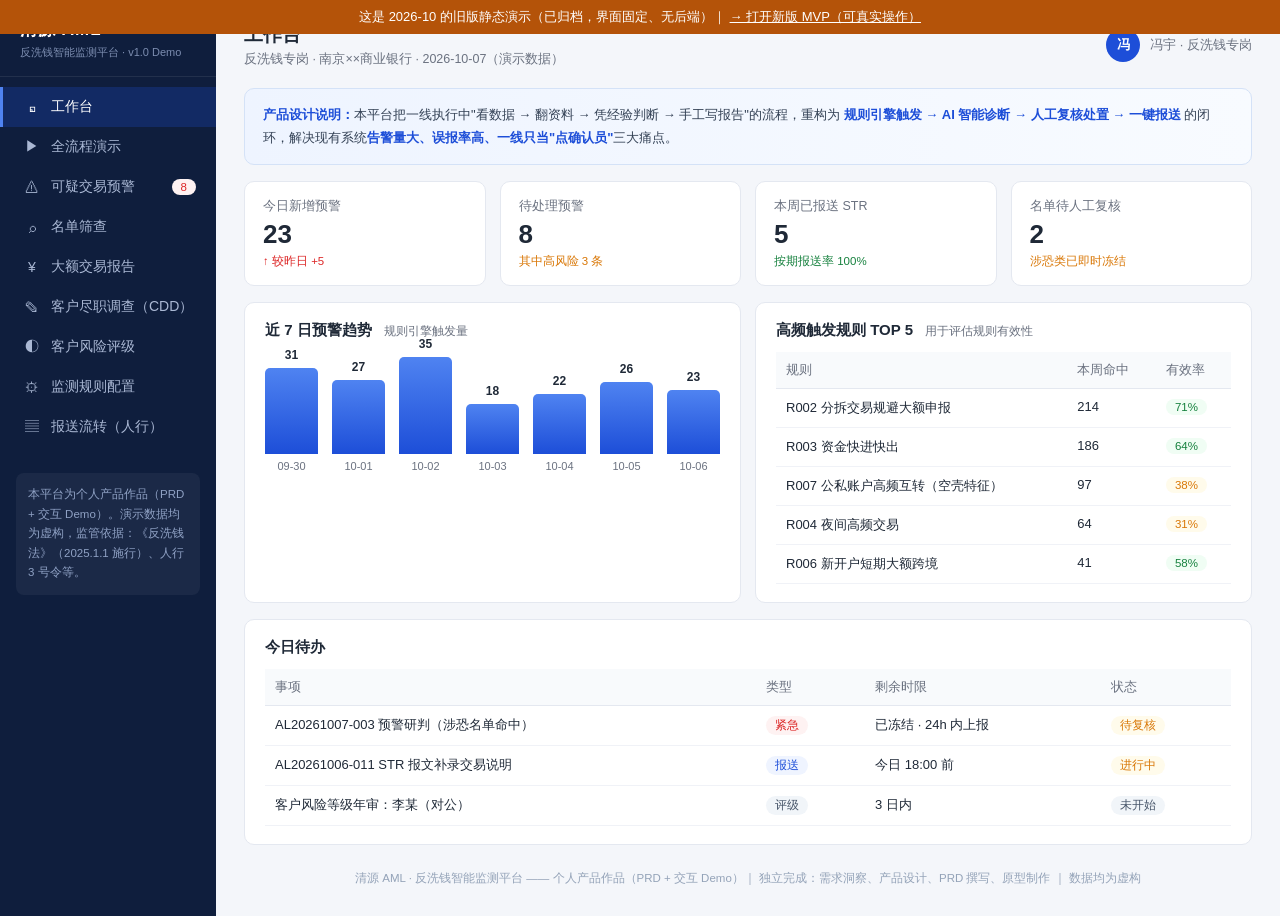
<file: frontend/legacy-demo.html>
<!DOCTYPE html>
<html lang="zh-CN">
<head>
<meta charset="UTF-8">
<meta name="viewport" content="width=device-width, initial-scale=1.0">
<title>清源 AML · 反洗钱智能监测平台（产品 Demo）</title>
<style>
  :root{
    --primary:#1d4ed8; --primary-bg:#eff4ff; --bg:#f4f6fa; --card:#ffffff;
    --border:#e4e8f0; --text:#1f2937; --muted:#6b7280;
    --red:#dc2626; --red-bg:#fef2f2; --amber:#d97706; --amber-bg:#fffbeb;
    --green:#15803d; --green-bg:#f0fdf4; --purple:#7c3aed; --purple-bg:#f5f3ff;
  }
  *{margin:0;padding:0;box-sizing:border-box;font-family:-apple-system,"PingFang SC","Microsoft YaHei",sans-serif;}
  body{background:var(--bg);color:var(--text);font-size:14px;}
  .layout{display:flex;min-height:100vh;}
  /* ===== 侧边栏 ===== */
  .sidebar{width:216px;background:#0f1e3d;color:#cbd5e1;padding:18px 0;flex-shrink:0;}
  .logo{padding:0 20px 16px;border-bottom:1px solid rgba(255,255,255,.08);}
  .logo b{color:#fff;font-size:17px;letter-spacing:1px;}
  .logo span{display:block;font-size:11px;color:#7c8db0;margin-top:4px;}
  .nav{margin-top:10px;}
  .nav a{display:flex;align-items:center;gap:10px;padding:11px 20px;color:#aab8d4;text-decoration:none;font-size:14px;cursor:pointer;border-left:3px solid transparent;}
  .nav a:hover{background:rgba(255,255,255,.05);color:#fff;}
  .nav a.active{background:rgba(29,78,216,.25);color:#fff;border-left-color:#4f83f1;}
  .nav a .ico{width:18px;text-align:center;}
  .side-note{margin:26px 16px 0;padding:12px;border-radius:8px;background:rgba(255,255,255,.05);font-size:11.5px;line-height:1.7;color:#8fa1c4;}
  /* ===== 主区域 ===== */
  .main{flex:1;padding:22px 28px;max-width:1080px;}
  .topbar{display:flex;justify-content:space-between;align-items:center;margin-bottom:20px;}
  .topbar h1{font-size:19px;}
  .topbar .sub{color:var(--muted);font-size:12.5px;margin-top:3px;}
  .user-chip{display:flex;align-items:center;gap:10px;font-size:13px;color:var(--muted);}
  .avatar{width:34px;height:34px;border-radius:50%;background:var(--primary);color:#fff;display:flex;align-items:center;justify-content:center;font-weight:600;}
  .page{display:none;}
  .page.active{display:block;animation:fade .25s ease;}
  @keyframes fade{from{opacity:0;transform:translateY(6px);}to{opacity:1;transform:none;}}
  .card{background:var(--card);border:1px solid var(--border);border-radius:10px;padding:18px 20px;margin-bottom:16px;}
  .card h3{font-size:15px;margin-bottom:12px;}
  .card h3 small{font-weight:400;color:var(--muted);margin-left:8px;font-size:12px;}
  /* 统计卡 */
  .stats{display:grid;grid-template-columns:repeat(4,1fr);gap:14px;margin-bottom:16px;}
  .stat{background:var(--card);border:1px solid var(--border);border-radius:10px;padding:16px 18px;}
  .stat .num{font-size:26px;font-weight:700;margin:4px 0;}
  .stat .lbl{color:var(--muted);font-size:12.5px;}
  .stat .trend{font-size:11.5px;}
  .tred{color:var(--red);} .tgreen{color:var(--green);} .tamber{color:var(--amber);}
  /* 表格 */
  table{width:100%;border-collapse:collapse;font-size:13px;}
  th{background:#f8fafc;color:var(--muted);text-align:left;padding:9px 10px;font-weight:500;border-bottom:1px solid var(--border);white-space:nowrap;}
  td{padding:10px;border-bottom:1px solid #f0f2f7;vertical-align:top;}
  tr.clickable:hover{background:var(--primary-bg);cursor:pointer;}
  /* 标签 */
  .tag{display:inline-block;padding:2px 9px;border-radius:20px;font-size:11.5px;white-space:nowrap;}
  .tag.red{background:var(--red-bg);color:var(--red);}
  .tag.amber{background:var(--amber-bg);color:var(--amber);}
  .tag.green{background:var(--green-bg);color:var(--green);}
  .tag.blue{background:var(--primary-bg);color:var(--primary);}
  .tag.purple{background:var(--purple-bg);color:var(--purple);}
  .tag.gray{background:#f1f5f9;color:#475569;}
  /* 进度条形图 */
  .bars{display:flex;align-items:flex-end;gap:14px;height:120px;padding-top:8px;}
  .bar-w{flex:1;display:flex;flex-direction:column;align-items:center;gap:6px;}
  .bar{width:100%;border-radius:5px 5px 0 0;background:linear-gradient(180deg,#4f83f1,#1d4ed8);}
  .bar-w span{font-size:11px;color:var(--muted);}
  .bar-w .v{font-size:12px;font-weight:600;color:var(--text);}
  /* AI 诊断 */
  .ai-box{border:1px solid #c7d2fe;background:linear-gradient(180deg,#f5f7ff,#eef2ff);border-radius:10px;padding:16px 18px;}
  .ai-head{display:flex;align-items:center;gap:9px;margin-bottom:10px;}
  .ai-badge{background:var(--purple);color:#fff;font-size:11.5px;padding:3px 10px;border-radius:20px;font-weight:600;}
  .ai-head small{color:var(--muted);}
  .ai-box p{font-size:13px;line-height:1.85;margin-bottom:8px;}
  .ai-box .sec{font-weight:600;color:var(--purple);margin-top:12px;font-size:13px;}
  .confidence{display:flex;align-items:center;gap:8px;font-size:12px;color:var(--muted);}
  .conf-track{width:120px;height:6px;border-radius:4px;background:#e2e8f0;overflow:hidden;}
  .conf-fill{height:100%;border-radius:4px;background:linear-gradient(90deg,#8b5cf6,#6d28d9);}
  /* 按钮 */
  .btn{display:inline-block;border:none;border-radius:7px;padding:8px 18px;font-size:13px;cursor:pointer;margin-right:10px;}
  .btn.primary{background:var(--primary);color:#fff;}
  .btn.primary:hover{background:#1a3fb0;}
  .btn.ghost{background:#fff;border:1px solid var(--border);color:var(--text);}
  .btn.ghost:hover{background:#f8fafc;}
  .btn.small{padding:5px 12px;font-size:12px;margin:0;}
  /* 详情页 */
  .detail-header{display:flex;align-items:center;gap:14px;margin-bottom:16px;}
  .detail-header h2{font-size:17px;}
  .grid2{display:grid;grid-template-columns:1fr 1fr;gap:14px;}
  .kv{display:grid;grid-template-columns:110px 1fr;row-gap:7px;font-size:13px;}
  .kv dt{color:var(--muted);} .kv dd{margin:0;}
  /* 时间线 */
  .tl{list-style:none;}
  .tl li{position:relative;padding:0 0 16px 22px;border-left:2px solid #dbe3ef;margin-left:6px;}
  .tl li:last-child{border-left-color:transparent;padding-bottom:0;}
  .tl li::before{content:"";position:absolute;left:-6px;top:4px;width:10px;height:10px;border-radius:50%;background:#4f83f1;border:2px solid #fff;box-shadow:0 0 0 1px #dbe3ef;}
  .tl li.hot::before{background:var(--red);}
  .tl .t{font-size:12px;color:var(--muted);}
  .tl .d{font-size:13px;margin-top:2px;}
  /* 全流程演示 */
  .steps{display:flex;gap:6px;margin-bottom:16px;}
  .step{flex:1;text-align:center;padding:9px 4px;border-radius:7px;background:#f1f5f9;color:#94a3b8;font-size:12px;font-weight:500;}
  .step.on{background:var(--primary);color:#fff;box-shadow:0 3px 10px rgba(29,78,216,.3);}
  .step.done{background:var(--green-bg);color:var(--green);}
  .flow-log{background:#0f1e3d;color:#a5f3fc;border-radius:8px;padding:14px 16px;font-family:"SF Mono",Menlo,monospace;font-size:12px;line-height:2;min-height:150px;}
  .pbar{height:8px;border-radius:4px;background:#e2e8f0;overflow:hidden;margin:12px 0;}
  .pbar div{height:100%;width:0;background:linear-gradient(90deg,#4f83f1,#1d4ed8);transition:width .5s;}
  tr.sel{outline:2px solid var(--primary);outline-offset:-2px;background:var(--primary-bg);}
  .lang-tabs{display:flex;gap:6px;margin:10px 0;}
  .lang-tab{padding:4px 16px;border-radius:20px;font-size:12px;background:#eef2ff;color:var(--primary);cursor:pointer;}
  .lang-tab.on{background:var(--primary);color:#fff;}
  /* STR 62 项要素对照表单 */
  .str-head{display:flex;justify-content:space-between;align-items:flex-end;gap:14px;flex-wrap:wrap;background:var(--primary-bg);border:1px solid #c7d2fe;border-radius:8px;padding:10px 14px;margin-bottom:10px;}
  .str-head .t{font-size:13px;font-weight:600;color:var(--primary);}
  .str-head .s{font-size:11.5px;color:var(--muted);margin-top:4px;line-height:1.6;}
  .str-cnt{font-size:12px;color:var(--muted);white-space:nowrap;}
  .str-cnt b{color:var(--primary);font-size:13.5px;}
  .str-cnt em{font-style:normal;display:inline-block;padding:1px 7px;border-radius:10px;margin-left:5px;font-size:11.5px;}
  .c-auto{background:#eef2ff;color:#4338ca;}
  .c-ai{background:#f3e8ff;color:#7e22ce;}
  .c-todo{background:var(--amber-bg);color:var(--amber);}
  .c-na{background:#f1f5f9;color:#64748b;}
  .str-box{max-height:440px;overflow:auto;border:1px solid var(--border);border-radius:8px;background:#fff;}
  .str-box table{margin:0;font-size:12.5px;}
  .str-box th{position:sticky;top:0;z-index:2;background:#f8fafc;}
  tr.str-part td{background:#eef2ff;color:var(--primary);font-weight:600;font-size:12px;padding:6px 12px;letter-spacing:.3px;}
  tr.str-row td{padding:7px 12px;border-bottom:1px solid #f1f5f9;vertical-align:top;line-height:1.65;}
  tr.str-row td.str-n{width:40px;text-align:center;color:#94a3b8;font-family:"SF Mono",Menlo,monospace;font-size:11.5px;}
  tr.str-row td.str-name{width:216px;color:#334155;}
  tr.str-row.ai td.str-val{background:#fdfaff;}
  tr.str-row.todo td.str-val{background:#fffdf5;color:var(--amber);}
  tr.str-row.na td.str-val{color:#94a3b8;}
  .str-tag{display:inline-block;font-size:10.5px;padding:1px 6px;border-radius:9px;margin-left:6px;white-space:nowrap;vertical-align:middle;}
  .str-tag.auto{background:#eef2ff;color:#4338ca;}
  .str-tag.ai{background:#f3e8ff;color:#7e22ce;}
  .str-tag.todo{background:var(--amber-bg);color:var(--amber);}
  .str-note{font-size:11.5px;color:var(--muted);line-height:1.75;margin-top:8px;}
  .doc .str-box{max-height:none;border:none;}
  .doc .str-box table{font-size:11.5px;}
  .doc tr.str-row td{padding:5px 8px;}
  .doc tr.str-row td.str-name{width:190px;}
  .doc .str-head{background:#f7f9fc;}
  /* 报文预览模态 */
  #doc-mask{position:fixed;inset:0;background:rgba(15,23,42,.55);display:none;align-items:flex-start;justify-content:center;z-index:50;overflow:auto;padding:30px 12px;}
  #doc-mask.show{display:flex;}
  .doc{background:#fff;max-width:760px;width:100%;border-radius:8px;padding:34px 42px;box-shadow:0 12px 40px rgba(0,0,0,.3);}
  .doc h2{text-align:center;font-size:18px;margin-bottom:4px;}
  .doc .doc-sub{text-align:center;color:var(--muted);font-size:12px;margin-bottom:16px;}
  .doc pre{white-space:pre-wrap;font-family:"Songti SC","SimSun",serif;font-size:13.5px;line-height:2;margin:0;}
  .doc .doc-foot{margin-top:22px;display:flex;justify-content:space-between;align-items:flex-end;border-top:1px solid var(--border);padding-top:16px;font-size:13px;flex-wrap:wrap;gap:12px;}
  .sign-slot{min-width:160px;text-align:center;}
  .sign-hint{color:#94a3b8;font-size:12px;}
  .sign{font-family:"Snell Roundhand","Brush Script MT",cursive;font-size:26px;color:#1d3b8f;transform:rotate(-4deg);display:inline-block;}
  .stamp{display:inline-block;border:2.5px solid var(--red);color:var(--red);border-radius:6px;padding:3px 10px;font-size:12px;font-weight:700;transform:rotate(-8deg);opacity:.85;margin-left:6px;}
  .doc-actions{display:flex;gap:10px;margin-top:18px;flex-wrap:wrap;}
  /* Toast */
  #toast{position:fixed;top:24px;left:50%;transform:translateX(-50%) translateY(-80px);background:#111827;color:#fff;padding:11px 24px;border-radius:8px;font-size:13.5px;transition:.35s;z-index:99;box-shadow:0 8px 24px rgba(0,0,0,.25);}
  #toast.show{transform:translateX(-50%) translateY(0);}
  /* 规则开关 */
  .switch{position:relative;width:36px;height:20px;background:#cbd5e1;border-radius:20px;cursor:pointer;transition:.2s;display:inline-block;vertical-align:middle;}
  .switch::after{content:"";position:absolute;left:2px;top:2px;width:16px;height:16px;border-radius:50%;background:#fff;transition:.2s;box-shadow:0 1px 3px rgba(0,0,0,.2);}
  .switch.on{background:var(--green);}
  .switch.on::after{left:18px;}
  /* 筛查 */
  .search-row{display:flex;gap:10px;margin-bottom:6px;}
  .search-row input{flex:1;border:1px solid var(--border);border-radius:8px;padding:10px 14px;font-size:14px;outline:none;}
  .search-row input:focus{border-color:var(--primary);box-shadow:0 0 0 3px rgba(29,78,216,.12);}
  .chips{margin:10px 0 14px;}
  .chip{display:inline-block;background:#eef2ff;color:var(--primary);border-radius:20px;padding:4px 13px;font-size:12.5px;margin:0 8px 8px 0;cursor:pointer;}
  .chip:hover{background:#dbe4ff;}
  .hit-row{background:var(--red-bg);border:1px solid #fecaca;}
  .footer-note{color:#94a3b8;font-size:11.5px;text-align:center;margin:26px 0 8px;}
  .mono{font-family:"SF Mono",Menlo,monospace;font-size:12px;}
  .banner{background:linear-gradient(90deg,#eef4ff,#f8fbff);border:1px solid #d4e2f7;border-radius:10px;padding:14px 18px;margin-bottom:16px;font-size:13px;line-height:1.8;color:#334155;}
  .banner b{color:var(--primary);}
</style>
</head>
<body>
<div style="position:fixed;left:0;right:0;top:0;z-index:99999;background:#b45309;color:#fff;font-size:13px;padding:8px 16px;text-align:center;font-family:-apple-system,'PingFang SC',sans-serif;">这是 2026-10 的旧版静态演示（已归档，界面固定、无后端）｜ <a href="/" style="color:#fff;text-decoration:underline;">→ 打开新版 MVP（可真实操作）</a></div>

<div class="layout">


  <aside class="sidebar">
    <div class="logo"><b>清源 AML</b><span>反洗钱智能监测平台 · v1.0 Demo</span></div>
    <nav class="nav">
      <a class="active" data-page="dashboard"><span class="ico">◱</span> 工作台</a>
      <a data-page="flow"><span class="ico">▶</span> 全流程演示</a>
      <a data-page="alerts"><span class="ico">⚠</span> 可疑交易预警 <span class="tag red" style="margin-left:auto;">8</span></a>
      <a data-page="screening"><span class="ico">⌕</span> 名单筛查</a>
      <a data-page="ctr"><span class="ico">¥</span> 大额交易报告</a>
      <a data-page="cdd"><span class="ico">✎</span> 客户尽职调查（CDD）</a>
      <a data-page="rating"><span class="ico">◐</span> 客户风险评级</a>
      <a data-page="rules"><span class="ico">⚙</span> 监测规则配置</a>
      <a data-page="reports"><span class="ico">▤</span> 报送流转（人行）</a>
    </nav>
    <div class="side-note">本平台为个人产品作品（PRD + 交互 Demo）。演示数据均为虚构，监管依据：《反洗钱法》（2025.1.1 施行）、人行 3 号令等。</div>
  </aside>

  <main class="main">

    <!-- ============ 工作台 ============ -->
    <section id="page-dashboard" class="page active">
      <div class="topbar">
        <div><h1>工作台</h1><div class="sub">反洗钱专岗 · 南京××商业银行 · 2026-10-07（演示数据）</div></div>
        <div class="user-chip"><div class="avatar">冯</div>冯宇 · 反洗钱专岗</div>
      </div>
      <div class="banner">
        <b>产品设计说明：</b>本平台把一线执行中"看数据 → 翻资料 → 凭经验判断 → 手工写报告"的流程，重构为
        <b>规则引擎触发 → AI 智能诊断 → 人工复核处置 → 一键报送</b> 的闭环，解决现有系统<b>告警量大、误报率高、一线只当"点确认员"</b>三大痛点。
      </div>
      <div class="stats">
        <div class="stat"><div class="lbl">今日新增预警</div><div class="num">23</div><div class="trend tred">↑ 较昨日 +5</div></div>
        <div class="stat"><div class="lbl">待处理预警</div><div class="num">8</div><div class="trend tamber">其中高风险 3 条</div></div>
        <div class="stat"><div class="lbl">本周已报送 STR</div><div class="num">5</div><div class="trend tgreen">按期报送率 100%</div></div>
        <div class="stat"><div class="lbl">名单待人工复核</div><div class="num">2</div><div class="trend tamber">涉恐类已即时冻结</div></div>
      </div>
      <div class="grid2">
        <div class="card"><h3>近 7 日预警趋势 <small>规则引擎触发量</small></h3>
          <div class="bars">
            <div class="bar-w"><span class="v">31</span><div class="bar" style="height:86px"></div><span>09-30</span></div>
            <div class="bar-w"><span class="v">27</span><div class="bar" style="height:74px"></div><span>10-01</span></div>
            <div class="bar-w"><span class="v">35</span><div class="bar" style="height:97px"></div><span>10-02</span></div>
            <div class="bar-w"><span class="v">18</span><div class="bar" style="height:50px"></div><span>10-03</span></div>
            <div class="bar-w"><span class="v">22</span><div class="bar" style="height:60px"></div><span>10-04</span></div>
            <div class="bar-w"><span class="v">26</span><div class="bar" style="height:72px"></div><span>10-05</span></div>
            <div class="bar-w"><span class="v">23</span><div class="bar" style="height:64px"></div><span>10-06</span></div>
          </div>
        </div>
        <div class="card"><h3>高频触发规则 TOP 5 <small>用于评估规则有效性</small></h3>
          <table>
            <tr><th>规则</th><th>本周命中</th><th>有效率</th></tr>
            <tr><td>R002 分拆交易规避大额申报</td><td>214</td><td><span class="tag green">71%</span></td></tr>
            <tr><td>R003 资金快进快出</td><td>186</td><td><span class="tag green">64%</span></td></tr>
            <tr><td>R007 公私账户高频互转（空壳特征）</td><td>97</td><td><span class="tag amber">38%</span></td></tr>
            <tr><td>R004 夜间高频交易</td><td>64</td><td><span class="tag amber">31%</span></td></tr>
            <tr><td>R006 新开户短期大额跨境</td><td>41</td><td><span class="tag green">58%</span></td></tr>
          </table>
        </div>
      </div>
      <div class="card"><h3>今日待办</h3>
        <table>
          <tr><th>事项</th><th>类型</th><th>剩余时限</th><th>状态</th></tr>
          <tr><td>AL20261007-003 预警研判（涉恐名单命中）</td><td><span class="tag red">紧急</span></td><td>已冻结 · 24h 内上报</td><td><span class="tag amber">待复核</span></td></tr>
          <tr><td>AL20261006-011 STR 报文补录交易说明</td><td><span class="tag blue">报送</span></td><td>今日 18:00 前</td><td><span class="tag amber">进行中</span></td></tr>
          <tr><td>客户风险等级年审：李某（对公）</td><td><span class="tag gray">评级</span></td><td>3 日内</td><td><span class="tag gray">未开始</span></td></tr>
        </table>
      </div>
    </section>

    <!-- ============ 全流程演示 ============ -->
    <section id="page-flow" class="page">
      <div class="topbar"><div><h1>全流程演示</h1><div class="sub">扫描识别 → 预警筛选 → 研判处置 → STR 生成（中/英） → 报告预览 → 打印签字确认</div></div></div>
      <div class="card">
        <div class="steps" id="flow-steps">
          <div class="step on">① 系统扫描</div><div class="step">② 预警筛选</div><div class="step">③ 研判处置</div><div class="step">④ STR 生成</div><div class="step">⑤ 预览签署</div><div class="step">⑥ 复核授权</div><div class="step">⑦ 报送人行</div>
        </div>
        <div id="flow-body"></div>
      </div>
    </section>

    <!-- ============ 预警列表 ============ -->
    <section id="page-alerts" class="page">
      <div class="topbar"><div><h1>可疑交易预警</h1><div class="sub">规则引擎实时触发 · AI 预诊断后按风险分级推送</div></div></div>
      <div class="card">
        <table>
          <tr><th>预警编号</th><th>客户</th><th>触发规则</th><th>可疑金额</th><th>AI 风险分</th><th>状态</th></tr>
          <tbody id="alert-rows"></tbody>
        </table>
      </div>
    </section>

    <!-- ============ 预警详情 ============ -->
    <section id="page-detail" class="page"></section>

    <!-- ============ 名单筛查 ============ -->
    <section id="page-screening" class="page">
      <div class="topbar"><div><h1>名单筛查</h1><div class="sub">制裁 / 恐怖活动 / PEP 政要名单 · 模糊匹配 · 筛查留痕</div></div></div>
      <div class="banner">
        <b>名单库分级设计（产品决策）：</b>核心库只放<b>境内法定名单</b>——联合国安理会制裁名单（我国《涉及恐怖活动资产冻结管理办法》《反洗钱法》特别预防措施的法定执行依据）、境内主管部门认定的涉恐及制裁名单、PEP 政要名单；OFAC / 欧盟 / 英国等境外名单作为<b>可扩展名单库</b>选配（仅跨境美元业务等有暴露的机构启用）——范围与法定义务严格对齐，避免"为筛而筛"放大误报。
      </div>
      <div class="card">
        <h3>客户与交易对手筛查 <small>支持中文 / 拼音 / 曾用名 / 音译变体</small></h3>
        <div class="search-row">
          <input id="scan-input" placeholder="输入客户姓名、拼音或证件号（演示版可用下方示例）">
          <button class="btn primary" onclick="runScan()">立即筛查</button>
        </div>
        <div style="margin:12px 0 4px;font-size:12.5px;color:var(--muted);display:flex;align-items:center;gap:10px;">
          境外扩展名单库（OFAC / EU / UK，选配）：<span class="switch" id="ext-switch" onclick="extToggle(this)"></span>
          <span id="ext-note" style="font-size:12px;">未启用 —— 当前仅筛查境内法定名单核心库</span>
        </div>
        <div class="chips">
          示例：
          <span class="chip" onclick="fillScan('张伟民')">张伟民</span>
          <span class="chip" onclick="fillScan('LI XIAOMING')">LI XIAOMING</span>
          <span class="chip" onclick="fillScan('陈建国')">陈建国</span>
          <span class="chip" onclick="fillScan('某某贸易有限公司')">某某贸易有限公司</span>
        </div>
        <div id="scan-result"></div>
      </div>
      <div class="card"><h3>设计要点（产品视角）</h3>
        <ul style="padding-left:18px;line-height:2;font-size:13px;">
          <li><b>模糊匹配 + 相似度阈值：</b>音译、拼音倒序、名字增删字均可命中，杜绝"换了写法就漏筛"——这是一线最常见的漏报风险。</li>
          <li><b>命名空间分离：</b>名单库版本、命中判定人、复核时间全部留痕，满足监管"可回溯"要求。</li>
          <li><b>涉恐类名单即时拦截：</b>命中即冻结账户并触发 24 小时内上报流程，不进入普通预警队列。</li>
          <li><b>误报批量复核：</b>对同音不同人等常见误报，支持一键批量排除并记录排除理由，减轻一线 70% 复核量。</li>
        </ul>
      </div>
    </section>

    <!-- ============ 大额交易报告 ============ -->
    <section id="page-ctr" class="page">
      <div class="topbar"><div><h1>大额交易报告</h1><div class="sub">依据人行 3 号令：达到标准即报，无需人工判断可疑 · 系统自动采集、生成、报送</div></div></div>
      <div class="banner">
        <b>与"可疑交易报告"的分工（产品设计核心逻辑）：</b>大额报告是<b>客观标准</b>（金额达标即报，如当日单笔/累计现金 ≥5 万元），系统自动完成，不占一线研判精力；可疑报告是<b>主观判断</b>（合理怀疑），需要 AI 辅助 + 人工研判。两条线并行、互不替代，共同构成 3 号令项下的完整报送义务。
      </div>
      <div class="stats">
        <div class="stat"><div class="lbl">今日应报大额</div><div class="num">47</div><div class="trend tgreen">自动生成率 100%</div></div>
        <div class="stat"><div class="lbl">报送成功率</div><div class="num">98.6%</div><div class="trend tamber">1 条待补录要素</div></div>
        <div class="stat"><div class="lbl">大额类型分布</div><div class="num" style="font-size:15px;line-height:2.4;">现金 / 转账 / 跨境</div><div class="trend">可疑监测规则 R001–R016 联动</div></div>
        <div class="stat"><div class="lbl">本月累计报送</div><div class="num">1,312</div><div class="trend tgreen">全部按期</div></div>
      </div>
      <div class="card"><h3>本日大额交易报送清单（演示）</h3>
        <table>
          <tr><th>报文编号</th><th>交易类型</th><th>触发标准（3 号令）</th><th>金额</th><th>报文状态</th></tr>
          <tr><td class="mono">CTR-20261007-0031</td><td>现金存款</td><td>当日单笔现金 ≥ ¥50,000</td><td>¥85,000</td><td><span class="tag green">已报送反洗钱监测分析机构</span></td></tr>
          <tr><td class="mono">CTR-20261007-0032</td><td>现金存款</td><td>当日累计现金 ≥ ¥50,000（3 笔归集）</td><td>¥121,000</td><td><span class="tag green">已报送</span></td></tr>
          <tr><td class="mono">CTR-20261007-0033</td><td>跨境汇款</td><td>境内转账 ≥ ¥200,000（跨境 ≥ ¥10,000 等值标准示例）</td><td>¥310,000</td><td><span class="tag amber">要素待补录（收款行 BIC）</span></td></tr>
          <tr><td class="mono">CTR-20261007-0034</td><td>对公转账</td><td>当日单笔/累计转账 ≥ ¥2,000,000（对公示例标准）</td><td>¥4,500,000</td><td><span class="tag green">已报送</span></td></tr>
        </table>
        <p style="margin-top:12px;font-size:12.5px;color:var(--muted);">演示数据，金额标准为 3 号令体系的示例化呈现；实际阈值以现行有效版本及各交易类型法定标准为准。要素补录配备 RPA 自动回捞（参考上海农商银行实践），减少人工补录。</p>
      </div>
      <div class="card"><h3>设计要点（产品视角）</h3>
        <ul style="padding-left:18px;line-height:2;font-size:13px;">
          <li><b>自动归集：</b>同客户同日多笔达标交易自动归集为累计报文，杜绝"漏计累计"——这是大额漏报的最常见原因。</li>
          <li><b>与可疑预警联动：</b>大额数据反哺监测引擎（如 R002 分拆规则依赖"贴线交易"统计），大额与可疑共用一份数据底座。</li>
          <li><b>要素质量前置校验：</b>报文生成时按人民银行报文规范做字段校验，缺要素自动建工单，避免报送后被退回。</li>
        </ul>
      </div>
    </section>

    <!-- ============ 客户尽职调查 CDD ============ -->
    <section id="page-cdd" class="page">
      <div class="topbar"><div><h1>客户尽职调查（CDD）</h1><div class="sub">依据《反洗钱法》第 28–34 条及〔2025〕第 11 号令：风险为本，分级开展</div></div></div>
      <div class="banner">
        <b>新规要点（2026.1.1 施行）：</b>一次性金融服务 ≥ <b>¥50,000 / 等值 $10,000</b> 触发客户尽职调查；删除"存取现金 5 万一律登记来源"的一刀切要求，改为<b>按风险分级</b>——低风险简化尽调、高风险强化尽调（EDD）。系统设计必须跟上这个变化，把"问所有人"改成"盯该盯的人"。
      </div>
      <div class="card"><h3>尽调任务队列（演示）</h3>
        <table>
          <tr><th>任务</th><th>触发情形（11 号令）</th><th>等级</th><th>要求</th><th>状态</th></tr>
          <tr><td>新开户尽调：赵某某</td><td>建立业务关系（法定必做）</td><td><span class="tag green">标准 CDD</span></td><td>身份证件核验、职业信息、开户目的</td><td><span class="tag blue">已由柜面完成</span></td></tr>
          <tr><td>一次性汇款尽调：王某某</td><td>现金汇款 ¥68,000（≥5 万触发）</td><td><span class="tag green">标准 CDD</span></td><td>登记身份信息、留存证件复印件</td><td><span class="tag amber">待网点补录</span></td></tr>
          <tr><td>强化尽调（EDD）：××贸易</td><td>触发 R007 空壳特征预警 + 高风险评级</td><td><span class="tag red">EDD</span></td><td>实地核查经营场所、核实受益所有人、了解资金来源与用途</td><td><span class="tag amber">进行中</span></td></tr>
          <tr><td>持续尽调：李某某</td><td>交易与身份/风险状况不符（分拆存入预警）</td><td><span class="tag red">EDD</span></td><td>回访核实资金来源，评估是否限制业务</td><td><span class="tag amber">回访中</span></td></tr>
        </table>
      </div>
      <div class="card"><h3>设计要点（产品视角）</h3>
        <ul style="padding-left:18px;line-height:2;font-size:13px;">
          <li><b>触发情形引擎化：</b>把 11 号令的法定触发情形（建立业务关系 / 一次性服务达标金额 / 合理怀疑 / 身份资料存疑）直接做成任务触发器，法定动作零遗漏。</li>
          <li><b>简化与强化的分级执行：</b>低风险场景不打扰客户（呼应"不得一刀切"的新导向），高风险场景强制 EDD 并留痕——风险为本不是口号，是流程差异。</li>
          <li><b>受益所有人穿透：</b>对公客户按《反洗钱法》第 19 条对接受益所有人信息管理制度，识别-核实-更新全流程留痕。</li>
          <li><b>资料保存：</b>身份资料与交易记录按法定要求至少保存 10 年，到期前自动提示归档。</li>
        </ul>
      </div>
    </section>

    <!-- ============ 客户风险评级 ============ -->
    <section id="page-rating" class="page">
      <div class="topbar"><div><h1>客户洗钱风险评级</h1><div class="sub">静态因素 + 行为因素动态叠加 · 自动触发强化尽调（EDD）</div></div></div>
      <div class="card"><h3>评级模型（产品定义）</h3>
        <table>
          <tr><th>维度</th><th>权重</th><th>典型因子</th><th>示例</th></tr>
          <tr><td>客户身份背景</td><td>25%</td><td>职业 / 行业 / 股权结构 / 受益所有人透明度</td><td>空壳特征公司 ↑</td></tr>
          <tr><td>业务与渠道风险</td><td>20%</td><td>现金占比 / 跨境业务 / 非面对面开户</td><td>跨境 + 现金 ↑↑</td></tr>
          <tr><td>地域风险</td><td>20%</td><td>FATF 高风险地区往来 / 受限国家</td><td>涉高风险地区交易 ↑↑</td></tr>
          <tr><td>行为动态风险</td><td>35%</td><td>与身份不符的异常交易、预警历史、名单关联</td><td>快进快出 + 夜间交易 ↑↑</td></tr>
        </table>
        <p style="margin-top:12px;font-size:12.5px;color:var(--muted);">评级结果驱动差异化管理：<span class="tag red">高风险</span> 每季度复审 + 强化尽调（EDD）　<span class="tag amber">中风险</span> 每年复审　<span class="tag green">低风险</span> 常规抽检</p>
      </div>
      <div class="card"><h3>在管客户评级分布（演示）</h3>
        <table>
          <tr><th>客户</th><th>类型</th><th>当前等级</th><th>关键升降级原因</th><th>下次复审</th></tr>
          <tr><td>李某某（个人）</td><td>个人</td><td><span class="tag red">高</span></td><td>行为风险：14 笔分拆现金存入（AL20261007-001）</td><td>2026-01（触发升级即时复审）</td></tr>
          <tr><td>××贸易（对公）</td><td>对公</td><td><span class="tag red">高</span></td><td>空壳特征 + 公私互转高频</td><td>2026-01</td></tr>
          <tr><td>王某某（个人）</td><td>个人</td><td><span class="tag amber">中</span></td><td>跨境汇款频率上升</td><td>2026-04</td></tr>
          <tr><td>赵某某（个人）</td><td>个人</td><td><span class="tag green">低</span></td><td>工资代发客群，行为稳定</td><td>2027-10</td></tr>
        </table>
      </div>
    </section>

    <!-- ============ 规则配置 ============ -->
    <section id="page-rules" class="page">
      <div class="topbar"><div><h1>监测规则配置</h1><div class="sub">监管条文 → 监测规则 → 可调参数：规则可解释、可回溯、可迭代</div></div></div>
      <div class="card">
        <table>
          <tr><th>编号</th><th>规则名称</th><th>监管依据</th><th>关键参数</th><th>状态</th></tr>
          <tr><td>R001</td><td>大额现金交易监测</td><td>3 号令第五条（当日单笔/累计）</td><td class="mono">现金 ≥ ¥50,000</td><td><span class="switch on" onclick="toggle(this)"></span></td></tr>
          <tr><td>R002</td><td>分拆交易规避大额申报</td><td>3 号令·规避申报情形（涉罪代码 0801）</td><td class="mono">7 日内 ≥8 笔；单笔落在阈值 85%–99%；离散度 1−σ/μ ≥0.95</td><td><span class="switch on" onclick="toggle(this)"></span></td></tr>
          <tr><td>R003</td><td>资金快进快出</td><td>可疑交易·资金流转异常（0802）</td><td class="mono">T+1 内转出 ≥80%；对手 ≥3 户；日终余额/入账 ≤20%</td><td><span class="switch on" onclick="toggle(this)"></span></td></tr>
          <tr><td>R004</td><td>夜间高频交易</td><td>可疑交易·交易时间异常（1302）</td><td class="mono">22:00–06:00 占比 ≥70%，且连续 ≥3 个营业日</td><td><span class="switch on" onclick="toggle(this)"></span></td></tr>
          <tr><td>R005</td><td>制裁/涉恐名单即时拦截</td><td>《反洗钱法》· 涉恐资产冻结</td><td class="mono">命中即冻结；不设评分阈值，零时滞</td><td><span class="switch on" onclick="toggle(this)"></span></td></tr>
          <tr><td>R006</td><td>新开户短期大额跨境</td><td>3 号令第五条·跨境划转（0610）</td><td class="mono">开户 ≤90 日；跨境累计 ≥20 万（自然人）/ 200 万（对公）</td><td><span class="switch on" onclick="toggle(this)"></span></td></tr>
          <tr><td>R007</td><td>公私账户高频互转（空壳特征）</td><td>可疑交易·交易背景存疑（0802）</td><td class="mono">月公私互转 ≥10 笔；无进销项发票且无社保；实缴率 0</td><td><span class="switch on" onclick="toggle(this)"></span></td></tr>
          <tr><td>R008</td><td>涉虚拟货币交易特征</td><td>银发〔2021〕237 号等风险提示（1201）</td><td class="mono">对手方命中场外兑换特征词库；金额呈 1,000 元整数倍</td><td><span class="switch on" onclick="toggle(this)"></span></td></tr>
          <tr><td colspan="5" style="background:#eff4ff;color:var(--primary);font-weight:600;font-size:12px;padding:6px 10px;">类型化扩展 R009–R016 ｜ 对齐人民银行《可疑交易类型和识别点对照表（银行业参考版）》官方 12 类；括号内为《疑似涉罪类型代码表》代码</td></tr>
          <tr><td>R009</td><td>收款账户三段式分工</td><td>官方 6 类·集资（0606 非法吸收公众存款）</td><td class="mono">收款段 ≥5 笔且对手 ≥5 户；中转 24h 过账率 ≥90%；返款对手 ≥10 户且金额呈周期倍数</td><td><span class="switch on" onclick="toggle(this)"></span></td></tr>
          <tr><td>R010</td><td>套现商户异常</td><td>官方 8 类·套现（1102 非法经营）</td><td class="mono">单台 POS 月累计额/月均经营入账 ≥5；同 POS ≥10 张卡规律刷卡；入账 ≤2h 转控制人</td><td><span class="switch on" onclick="toggle(this)"></span></td></tr>
          <tr><td>R011</td><td>传销资金网络</td><td>官方 7 类·传销（1101 组织领导传销）</td><td class="mono">网络 ≥3 层且逐层 ≥3 倍递增；返利时点集中度 ≥80%；返利/入会费为固定比例</td><td><span class="switch on" onclick="toggle(this)"></span></td></tr>
          <tr><td>R012</td><td>开户试卡特征</td><td>官方 5 类·诈骗（1201 电信诈骗）</td><td class="mono">开户首笔 ∈ {100,200,500,1000}；24h 内自助设备全额取现；30 日内无其他交易</td><td><span class="switch on" onclick="toggle(this)"></span></td></tr>
          <tr><td>R013</td><td>涉税资金回流</td><td>官方 9 类·涉税犯罪（1001 逃税骗税）</td><td class="mono">对公→个人转出占比 ≥60%；进销项差异 ≤5% 的过渡交易 ≥3 笔</td><td><span class="switch on" onclick="toggle(this)"></span></td></tr>
          <tr><td>R014</td><td>特定身份规模不符</td><td>官方 2 类·腐败（0502 与公职人员身份不符）</td><td class="mono">交易规模/申报收入 ≥10 倍（按职业分层）；亲属账户集中操作 ≥3 户</td><td><span class="switch on" onclick="toggle(this)"></span></td></tr>
          <tr><td>R015</td><td>涉毒资金特征</td><td>官方 3 类·毒品犯罪（0101 毒品犯罪）</td><td class="mono">ATM 无卡存款/转账占比 ≥80%；多笔流入后 48h 内全额提现；金额 500/1000 元整数倍</td><td><span class="switch on" onclick="toggle(this)"></span></td></tr>
          <tr><td>R016</td><td>验资账户速转</td><td>官方 12 类·虚假出资/抽逃出资（0902）</td><td class="mono">30 日内验资账户集中开立 ≥3 户；验资后 T+1 内基本户转划同名他行 ≥90%</td><td><span class="switch on" onclick="toggle(this)"></span></td></tr>
        </table>
        <p style="margin-top:12px;font-size:12.5px;color:var(--muted);line-height:1.9;">设计要点：规则参数线上可调、调整留痕；规则有效率纳入定期评估，长期低有效率规则自动降级为参考信号，避免"为合规而合规"淹没真风险。<br><b>关于阈值从哪来：</b>反洗钱监测规则<b>不存在统一行业阈值</b>——3 号令第十二条要求各机构自定监测标准并对其有效性负责，同时须向反洗钱监测分析中心报备《可疑交易特征代码与交易监测标准对照表》。本系统里"实际怎么算"与"向人行报备什么"是<b>同一份配置源</b>，不留两套口径。凡条文已给量化的直接采用条文口径（"短期"＝10 个工作日、"频繁"＝每日 3 次或持续 3 天、"大量"＝低于但接近大额标准），其余参数以客户自身历史基线作分母标定，并在带标签合成数据集上回测召回率与误报率。</p>
      </div>
    </section>

    <!-- ============ 报送流转 ============ -->
    <section id="page-reports" class="page">
      <div class="topbar"><div><h1>报送流转（人行）</h1><div class="sub">三级流转 · 多因子授权 · 报文生成 → 加密报送 CAMLMAC → 回执归档</div></div></div>
      <div class="banner">
        <b>流转与授权设计（内控合规核心）：</b>STR 报送执行<b>经办 → 复核 → 审批</b>三级流转，双人复核原则；每级授权支持<b>刷员工卡 / 指纹（生物特征）/ 授权码 / CA 数字证书</b>多因子方式，授权记录绑定<b>员工号 + 岗位编号 + 时间戳 + 授权影像</b>，纸质签字页打印后扫描归档——监管检查时"谁经手、谁复核、谁审批、谁授权"四问必有答案。
      </div>
      <div class="card"><h3>流转看板 <small>报告在内部流转链路中的实时位置</small></h3>
        <table>
          <tr><th>报告编号</th><th>关联预警</th><th>经办</th><th>复核</th><th>审批</th><th>当前环节</th><th>报送状态</th></tr>
          <tr><td class="mono">STR-2026-1007-01</td><td class="mono">AL20261007-001</td><td>冯宇 <span class="mono">NJ-AML-0231</span></td><td>张敏 <span class="mono">NJ-AML-0108</span> <span class="tag green">☝指纹</span></td><td>王建国 <span class="mono">NJ-CC-0006</span> <span class="tag green">🔑授权码</span></td><td><span class="tag blue">已授权 · 报文中</span></td><td><span class="tag amber">报送中</span></td></tr>
          <tr><td class="mono">STR-2026-1005-01</td><td class="mono">AL20261003-007</td><td>冯宇 <span class="mono">NJ-AML-0231</span></td><td>张敏 <span class="mono">NJ-AML-0108</span> <span class="tag green">☝指纹</span></td><td>王建国 <span class="mono">NJ-CC-0006</span> <span class="tag green">☝指纹</span></td><td><span class="tag green">流转完成</span></td><td><span class="tag green">已报送 · 回执 RX-…-87602</span></td></tr>
          <tr><td class="mono">STR-2026-1004-03</td><td class="mono">AL20261002-015</td><td>陈晨 <span class="mono">NJ-AML-0119</span></td><td>张敏 <span class="mono">NJ-AML-0108</span> <span class="tag green">🎫员工卡</span></td><td>王建国 <span class="mono">NJ-CC-0006</span> <span class="tag green">☝指纹</span></td><td><span class="tag green">流转完成</span></td><td><span class="tag green">已报送 · 回执 RX-…-86117</span></td></tr>
          <tr><td class="mono">STR-2026-1007-02</td><td class="mono">AL20261006-011</td><td>冯宇 <span class="mono">NJ-AML-0231</span></td><td>待复核</td><td>—</td><td><span class="tag amber">待复核</span></td><td>—</td></tr>
        </table>
        <p style="margin-top:12px;font-size:12.5px;color:var(--muted);">时限监控：发现可疑之日起 5 个工作日内报送，系统对每级流转环节倒计时提示，临期自动升级提醒合规负责人。</p>
      </div>
      <div class="card"><h3>报文预览 <small>按人民银行报文规范生成 · 专线加密报送</small></h3>
        <div class="flow-log" style="min-height:0;">&lt;Report&gt;<br>　&lt;ReportInfo&gt; 报告机构：××银行（机构代码 B0032NJ）｜报告类型：STR｜生成时间：2026-10-07 12:21:05 &lt;/ReportInfo&gt;<br>　&lt;SubjectInfo&gt; 客户要素：姓名 / 证件类型 / 证件号码（脱敏）/ 风险等级 &lt;/SubjectInfo&gt;<br>　&lt;TransactionInfo&gt; 关联交易笔数 / 累计金额 / 可疑特征代码（如：1021 分拆交易规避大额申报）&lt;/TransactionInfo&gt;<br>　&lt;AnalysisInfo&gt; 可疑特征描述 / 资金链路摘要 / 附件：回访记录、交易明细&lt;/AnalysisInfo&gt;<br>　&lt;AuditInfo&gt; 经办 / 复核 / 审批三级工号与岗位编号 / 授权方式与影像索引&lt;/AuditInfo&gt;<br>&lt;/Report&gt;</div>
        <p style="margin-top:10px;font-size:12.5px;color:var(--muted);">报送链路：报文生成 → 前置校验（字段完整性 / 勾稽关系）→ 专线加密通道 → 人民银行反洗钱监测分析中心（CAMLMAC）→ 回执接收 → 回执与报文、授权影像打包归档（保存期 ≥5 年，交易记录按法定 10 年）。</p>
      </div>
      <div class="card"><h3>授权与归档设计要点（产品视角）</h3>
        <ul style="padding-left:18px;line-height:2;font-size:13px;">
          <li><b>多因子授权适配不同场景：</b>柜面/网点用员工卡刷卡，远程办公用指纹或授权码，敏感大案加验 CA 数字证书——便利与安全按风险分层。</li>
          <li><b>授权即留痕：</b>工号、岗位编号、授权方式、时间戳、设备信息五要素一次采集，不可篡改；纸质签字页扫描件与授权影像关联存储。</li>
          <li><b>回执驱动闭环：</b>报送以 CAMLMAC 回执为准，未获回执自动挂起重推；回执编号回写流转看板，形成"内部流转 → 监管确认"的完整证据链。</li>
          <li><b>降本设计：</b>参考上海农商银行实践，RPA 自动补录大额报文要素可节省约 1/3 人工时间；授权影像自动归档替代人工整理。</li>
        </ul>
      </div>
    </section>

    <div class="footer-note">清源 AML · 反洗钱智能监测平台 —— 个人产品作品（PRD + 交互 Demo）｜ 独立完成：需求洞察、产品设计、PRD 撰写、原型制作 ｜ 数据均为虚构</div>
  </main>
</div>

<!-- 报文预览 / 签字模态 -->
<div id="doc-mask" onclick="if(event.target===this)docClose()">
  <div class="doc">
    <h2 id="doc-title">可疑交易报告（STR）</h2>
    <div class="doc-sub" id="doc-meta"></div>
    <div class="lang-tabs"><span class="lang-tab on" id="dlt-tbl" onclick="docLang('tbl')">要素对照表（62 项）</span><span class="lang-tab" id="dlt-cn" onclick="docLang('cn')">报告正文（中）</span><span class="lang-tab" id="dlt-en" onclick="docLang('en')">Report (EN)</span></div>
    <div id="doc-tbl"></div>
    <pre id="doc-cn" style="display:none"></pre>
    <pre id="doc-en" style="display:none"></pre>
    <div class="doc-foot">
      <div>复核人：冯宇（反洗钱专岗）<br><span style="color:var(--muted);font-size:12px;">日期：2026-10-07（演示）</span></div>
      <div class="sign-slot" id="doc-sign"><span class="sign-hint">（待人工签字确认）</span></div>
    </div>
    <div class="doc-actions">
      <button class="btn ghost small" onclick="docPrint()">🖨 打印确认</button>
      <button class="btn primary small" id="doc-sign-btn" onclick="docSign()">✍ 人工复核签字确认</button>
      <button class="btn ghost small" onclick="docClose()">关闭</button>
      <span style="font-size:12px;color:var(--muted);align-self:center;">签字确认后报告转入报送队列，AI 版与人工修订版双版本存档</span>
    </div>
  </div>
</div>

<div id="toast"></div>

<script>
/* ================= 演示数据 ================= */
/* 人民银行令〔2016〕第 3 号 附件《金融机构大额交易和可疑交易报告要素内容》
   银行业金融机构可疑交易报告要素内容列表 —— 共 62 项，四部分：
   一、报告机构信息 1-3（3 项）｜二、可疑主体信息 4-16（13 项）
   三、报告基本信息 17-24（8 项）｜四、交易信息 25-62（38 项） */
const STR_ELEMS=[
  [1,1,"报告机构编码"],[2,1,"网点代码"],[3,1,"金融机构与客户的关系"],
  [4,2,"可疑主体姓名/名称"],[5,2,"可疑主体身份证件/证明文件类型"],[6,2,"可疑主体身份证件/证明文件号码"],[7,2,"客户号"],
  [8,2,"可疑主体职业（对私）或行业（对公）"],[9,2,"可疑主体联系方式"],
  [10,2,"可疑主体法定代表人姓名"],[11,2,"可疑主体法定代表人身份证件类型"],[12,2,"可疑主体法定代表人身份证件号码"],
  [13,2,"可疑主体控股股东或实际控制人名称"],[14,2,"控股股东或实际控制人身份证件/证明文件类型"],[15,2,"控股股东或实际控制人身份证件/证明文件号码"],
  [16,2,"可疑主体国籍"],
  [17,3,"报告紧急程度"],[18,3,"报送次数标志"],[19,3,"报送方向"],[20,3,"可疑交易报告触发点"],
  [21,3,"资金交易及客户行为情况"],[22,3,"疑点分析"],[23,3,"疑似涉罪类型"],[24,3,"可疑交易特征代码"],
  [25,4,"客户姓名/名称"],[26,4,"客户身份证件/证明文件类型"],[27,4,"客户身份证件/证明文件号码"],
  [28,4,"账户类型"],[29,4,"客户开户时间"],[30,4,"客户销户时间"],[31,4,"账号"],[32,4,"银行卡类型"],[33,4,"银行卡号码"],
  [34,4,"代办人姓名"],[35,4,"代办人身份证件/证明文件类型"],[36,4,"代办人身份证件/证明文件号码"],[37,4,"代办人国籍"],
  [38,4,"交易时间"],[39,4,"交易发生地"],[40,4,"业务标识号"],[41,4,"收付款方匹配号类型"],[42,4,"收付款方匹配号"],
  [43,4,"交易方式"],[44,4,"涉外收支交易分类与代码"],[45,4,"资金收付标志"],[46,4,"资金来源和用途"],
  [47,4,"币种"],[48,4,"交易金额"],
  [49,4,"对方金融机构网点名称"],[50,4,"对方金融机构网点代码类型"],[51,4,"对方金融机构网点代码"],[52,4,"对方金融机构网点行政区划代码"],
  [53,4,"交易对手姓名/名称"],[54,4,"交易对手身份证件/证明文件类型"],[55,4,"交易对手身份证件/证明文件号码"],
  [56,4,"交易对手账户类型"],[57,4,"交易对手账号"],
  [58,4,"非柜台交易方式"],[59,4,"非柜台交易方式的设备代码"],[60,4,"银行与支付机构之间的业务交易编码"],
  [61,4,"交易信息备注1"],[62,4,"交易信息备注2"]
];
const STR_PART={1:"第一部分 · 报告机构信息（第 1–3 项）",2:"第二部分 · 可疑主体信息（第 4–16 项）",3:"第三部分 · 报告基本信息（第 17–24 项）",4:"第四部分 · 交易信息（第 25–62 项）"};

const ALERTS = [
  { id:"AL20261007-001", cust:"李某某（个人，34 岁，个体工商户）", rule:"R002 分拆交易规避大额申报", amt:"¥686,000", score:92, level:"red", levelTxt:"高风险", status:"待处理",
    custInfo:{ 职业:"个体工商户（建材零售）", 开户:"2019.03，网点柜面开户", 风险等级:"<span class='tag amber'>中</span> → 本次触发升级为 <span class='tag red'>高</span>", 关联账户:"1 个借记卡 + 1 个活期", 既往预警:"近 2 年 0 次" },
    timeline:[["10-01 09:42","现金存入 ¥49,800"],["10-01 10:15","现金存入 ¥49,200"],["10-02 14:03","现金存入 ¥49,900"],["10-03 09:31","现金存入 ¥49,500"],["10-05 15:47","单日 4 笔合计 ¥196,000"],["10-06 16:20","一次性转出 ¥620,000 至陌生对公账户"]],
    ruleExplain:"7 日内累计 14 笔现金存入，其中 12 笔单笔金额落在 ¥49,000–49,900（恰为 5 万元申报阈值下方 1%–2%），合计 ¥686,000，随后 24 小时内一次性转出 90%。典型“化整为零”规避大额现金交易申报特征。",
    aiSummary:"交易链路呈现清晰的<strong>分拆-归集-转出</strong>三段结构：① 存入节奏刻意控制单笔金额贴近阈值下方，离散度极小（σ≈¥262），人工随意存入几乎不可能出现该分布；② 资金归集后转出对象为一家成立仅 4 个月的贸易公司，与其建材零售经营范围无业务关联；③ 该客户既往 2 年无任何预警记录，属<strong>行为突变型</strong>风险，与长期风险客户相比更值得关注。",
    aiAdvice:"建议：① 转人工电话回访核实资金来源与用途（话术要点已生成）；② 暂缓该账户非柜面渠道限额提升申请；③ 若回访解释与资金流不匹配，48 小时内走 STR 报送流程。",
    strDraft:"一、客户基本情况：李某某，34 岁，个体工商户，2019 年 3 月在我行开户，开户用途登记为经营收款。\n二、可疑交易情况：2026 年 10 月 1 日至 10 月 6 日，该客户累计存入现金 14 笔合计 68.6 万元，其中 12 笔单笔金额集中于 4.9 万元至 4.99 万元区间，明显规避当日 5 万元大额现金交易申报标准；10 月 6 日将其中 62 万元一次性转出至无业务关联的第三方对公账户。\n三、分析判断：客户登记经营范围为建材零售，但其资金呈“小额多笔现金存入、快速归集转出”特征，与其经营流水、行业惯例明显不符，且无法合理解释资金来源。\n四、处置情况：已开展人工回访，账户已加强监测。（本段为 AI 依据交易数据生成的初稿，需专岗核实修订后报送）",
    en:"I. Basic customer information: Mr. Li (pseudonym), male, 34, self-employed in building-materials retail; account opened in March 2019 at a branch counter for business receipt purposes.\nII. Suspicious transactions: From Oct 1 to Oct 6, 2026, the customer made 14 cash deposits totalling CNY 686,000, of which 12 fell between CNY 49,000 and 49,900 — immediately below the CNY 50,000 daily large-value cash reporting threshold, showing a pattern of structuring to evade reporting. On Oct 6, CNY 620,000 was transferred in a single transaction to an unrelated third-party corporate account.\nIII. Analysis: The funds pattern (split cash deposits followed by rapid aggregation and outward transfer) is materially inconsistent with the customer's registered business profile; the source and intended use of funds cannot be reasonably explained.\nIV. Disposition: Customer outreach conducted; enhanced monitoring applied to the account.\n(This draft was generated by AI based on transaction data and shall be verified and revised by the AML officer before filing.)",
    conf:88,
    s62:{
      1:"B0032NJ0101（15 位金融机构编码）",
      2:"NJ0101 · ××银行西宁××支行营业部",
      3:"个人银行结算账户业务关系（2019-03 至今）",
      4:"李某某",5:"居民身份证",6:"6321**********1234",7:"C2019031200087",
      8:"个体工商户（建材零售）",
      9:"138****6621；青海省西宁市城西区××路××号",
      16:"中国",
      17:"01 非特别紧急",
      18:"1（初次报告）",
      19:"01 报告中国反洗钱监测分析中心",
      20:"01 模型筛选",
      21:"2026-10-01 至 10-06，客户在本行网点柜面累计现金存入 14 笔、合计 686,000 元，单笔金额集中于 49,000–49,900 元；10-06 16:20 一次性转出 620,000 元至一家成立仅 4 个月的异地贸易公司账户。该户月均流水约 8.6 万元，本笔规模达其月均流水的 8 倍；账户此前 2 年无预警记录。",
      22:"① 12 笔单笔金额落在当日 5 万元现金申报标准下方 1%–2%，金额离散度极小（σ≈262 元），不符合自然人经营收款的随机分布；② 收款方与客户登记经营范围无业务关联，无购销合同与发票支撑；③ 客户近 2 年无预警记录，本笔属行为突变而非长期风险；④ 电话回访中客户称朋友借款，未能提供借款凭证，无法说明资金来源。",
      23:"0801 涉嫌明知有七类洗钱上游犯罪的掩饰、隐瞒犯罪所得、犯罪收益的可疑交易行为",
      24:"R002（本机构报备代码 0102 · 分拆交易规避大额申报）",
      25:"李某某",26:"居民身份证",27:"6321**********1234",
      28:"个人银行结算账户（Ⅰ 类户）",29:"2019-03-12",30:"—（未销户）",
      31:"6222**********8823",32:"借记卡",33:"6222**********8823",
      38:"2026-10-01 至 2026-10-06（现金存入 14 笔；转出 1 笔）",
      39:"青海省西宁市（网点柜面 / 网上银行）",
      40:"BUS202610060001620",41:"01 交易流水号",42:"TR20261006001620",
      43:"现金存款 / 转账",44:"—（非涉外收支）",45:"收（存入）/ 付（转出）",
      46:"经营收款（客户申报）/ 未见对应购销凭证",47:"人民币 CNY",
      48:"CNY 686,000.00（累计存入）；CNY 620,000.00（单笔转出）",
      49:"××银行 ×× 分行营业部",50:"01 人民银行金融机构代码",51:"B0032NJ0XXX",52:"630104",
      53:"××贸易有限公司",54:"统一社会信用代码",55:"91**************7X",56:"对公基本存款账户",57:"1010**********4396",
      58:"柜面现金 / 网上银行（非柜台）",59:"—（柜面交易无设备代码）",60:"—（非银行与支付机构间交易）",
      61:"① 2026-10-06 电话回访记录：客户称朋友借款，未提供凭证；② 14 笔现金存入交易明细已附；③ 客户风险等级由“中”上调为“高”，调整依据与审批人已留痕。",
      62:"—"
    },
    s62ai:[21,22],
    s62na:[10,11,12,13,14,15] },
  { id:"AL20261007-002", cust:"陈某某（对公，××贸易）", rule:"R007 公私账户高频互转（空壳特征）", amt:"¥1,240,000", score:85, level:"red", levelTxt:"高风险", status:"待处理",
    custInfo:{ 职业对公:"贸易公司，成立 4 个月", 开户:"2026.06，非面对面渠道开户", 风险等级:"<span class='tag red'>高</span>", 关联账户:"基本户 + 2 个一般户", 既往预警:"开户以来第 2 次" },
    timeline:[["09-28","法人个人账户转入公司基本户 ¥300,000"],["09-29","收到异地个人汇款 3 笔合计 ¥520,000"],["09-30","转出至 2 家外地公司 ¥700,000"],["10-02","公转私 ¥180,000，摘要“备用金”"],["10-05","公转私 ¥260,000，摘要“往来款”"]],
    ruleExplain:("公司成立 4 个月、无社保缴纳记录、无增值税开票记录，账户月公私互转 23 笔，交易摘要高度模板化，无与“贸易”经营范围匹配的购销流水——具备典型空壳公司账户特征。").replace(/\s/g,""),
    aiSummary:"该公司画像与资金行为严重背离：<strong>注册资本 500 万但实缴 0，无经营流水，却月均过账 350 万</strong>。资金路径呈“个人进 → 壳公司中转 → 异地公司出”的过账特征，交易对手分散且多地跳跃，符合账户出借 / 走款通道模式。建议优先排查其上游 3 个异地个人汇款方是否关联。",
    aiAdvice:"建议：① 立即启动对公客户实地尽调（EDD），核实经营场所与人员；② 调降非柜面支付限额并上报分行反洗钱岗；③ 同步对其法人个人账户开启关联监测。",
    strDraft:"一、客户基本情况：××贸易有限公司，成立 4 个月，注册资本 500 万元（实缴 0），主要从事登记为国内贸易。\n二、可疑交易情况：2026 年 9 月 28 日至 10 月 5 日，公司账户累计收到法人及异地个人转入 82 万元，转出至异地公司及法人个人账户合计 114 万元，公私账户互转频繁，无与经营范围相符的购销合同及发票流。\n三、分析判断：公司无实际经营迹象，账户呈现明显的资金中转特征，存在被用于非法资金转移的风险。\n四、处置情况：已启动强化尽职调查，账户非柜面渠道限额已调降。（AI 初稿，需人工核实修订）",
    conf:82,
    s62:{
      1:"B0032NJ0101（15 位金融机构编码）",
      2:"NJ0103 · ××银行西宁××支行对公业务部",
      3:"对公人民币结算账户业务关系（2026-06 至今）",
      4:"××贸易有限公司",5:"统一社会信用代码",6:"91**************7X",7:"C2026061800321",
      8:"F51 批发业（登记经营范围：国内贸易）",
      9:"138****3390；××市××区××商务楼 12B",
      10:"陈某某",11:"居民身份证",12:"6321**********5678",
      13:"陈某某（持股 100%）",14:"居民身份证",15:"6321**********5678",
      16:"中国",
      17:"01 非特别紧急",
      18:"2（追加报告：与本机构 2026-09 初次报告为同一可疑主体、同一涉罪类型）",
      19:"02 报告中国反洗钱监测分析中心和人民银行当地分支机构",
      20:"01 模型筛选",
      21:"公司 2026-06 经非面对面渠道开户，注册资本 500 万元、实缴 0；开户以来无增值税开票记录、无社保缴纳记录。2026-09-28 至 10-05 期间，账户收到法人个人账户转入 30 万元、异地个人汇款 3 笔合计 52 万元；同期转出至 2 家异地公司 70 万元、公转私 2 笔合计 44 万元（本期转出 114 万元，超出本期转入的 32 万元来源于 9 月留存余额）。该户月均过账约 350 万元，无与国内贸易经营范围匹配的购销流水。",
      22:"① 公司画像与资金规模严重背离：成立 4 个月、实缴 0、无经营流水，却月均过账 350 万元；② 资金路径呈个人进、壳公司中转、异地公司出的过账特征，交易对手分散且多地跳跃；③ 交易摘要高度模板化（备用金、往来款），无对应业务凭证；④ 存在账户出借或被用作走款通道的风险，上游 3 个异地个人汇款方的关联性待查。",
      23:"0802 涉嫌明知有其他上游犯罪的掩饰、隐瞒犯罪所得、犯罪收益的可疑交易行为",
      24:"R007（本机构报备代码 0105 · 公私账户高频互转·空壳特征）",
      25:"××贸易有限公司",26:"统一社会信用代码",27:"91**************7X",
      28:"对公基本存款账户",29:"2026-06-18",30:"—（未销户）",
      31:"1010**********4396",32:"—（对公账户无银行卡）",33:"—（对公账户无银行卡）",
      34:"—（非柜面交易，无代办人）",35:"—",36:"—",37:"—",
      38:"2026-09-28 至 2026-10-05（转入 4 笔 / 转出 4 笔）",
      39:"网上银行（非面对面渠道）",
      40:"BUS2026100500000931",41:"01 交易流水号",42:"TR20261005000931",
      43:"转账",44:"—（非涉外收支）",45:"收 / 付",
      46:"往来款、备用金（客户填写摘要）/ 未见对应合同与发票",47:"人民币 CNY",
      48:"累计转入 CNY 820,000.00；累计转出 CNY 1,140,000.00",
      49:"××银行 ×× 分行营业部；异地 ×× 银行 ×× 支行",50:"01 人民银行金融机构代码",51:"B0032NJ0XXX；B00XXSH0XXX",52:"630104；310115",
      53:"陈某某（法定代表人）等 6 名对手方",54:"居民身份证 / 统一社会信用代码",55:"6321**********5678 等（脱敏，详见附录）",56:"个人银行结算账户 / 对公账户",57:"6222**********1102 等",
      58:"网上银行（非柜台）",59:"—（未采集）",60:"—（非银行与支付机构间交易）",
      61:"① 已启动对公客户实地尽调（EDD）工单，核查经营场所与人员；② 非柜面支付限额已调降；③ 法定代表人个人账户已开启关联监测；④ 上游 3 个异地个人汇款方的协查申请已提交。",
      62:"—"
    },
    s62ai:[21,22],
    s62na:[] },
  { id:"AL20261007-003", cust:"MUHAMMAD ·（外文名，来华人员）", rule:"R005 制裁 / 涉恐名单命中", amt:"即时冻结", score:100, level:"red", levelTxt:"涉恐·最高级", status:"已冻结·待复核",
    custInfo:{ 身份:"外国人来华工作签证", 开户:"2024.11", 风险等级:"<span class='tag red'>高</span>", 命中名单:"联合国安理会涉恐综合名单（音译变体）", 匹配置信度:"87%（模糊匹配）" },
    timeline:[["10-07 08:12","开户资料年审触发名单重筛"],["10-07 08:12","系统命中：姓名音译变体相似度 87%"],["10-07 08:13","账户自动冻结（依据《反洗钱法》涉恐条款）"],["10-07 08:13","生成紧急上报工单，24 小时时限开始计时"]],
    ruleExplain:"客户姓名音译与联合国安理会制裁名单条目高度相似（87%）。按产品规则：涉恐类命中不进普通队列，<strong>先冻结、后复核</strong>，避免任何时滞。",
    aiSummary:"系统完成了姓名音译比对、国籍与证件类型交叉核验、出生日期差异比对三项初筛：<strong>出生日期与名单条目存在差异，存在同人误报可能（约 30%）</strong>。但依据“涉恐零时滞”原则，冻结维持有效，人工复核需在 24 小时时限内给出“确认 / 解除”结论并留痕。",
    aiAdvice:"建议：① 24 小时内完成人工复核（比对要素清单已生成）；② 若确认误报，留存比对记录后解冻并向客户说明；③ 若确认命中，立即按涉恐资产冻结流程上报。",
    strDraft:"（涉恐类命中走专项紧急报送模板，含冻结时点、依据条款、比对要素、复核结论四部分 —— 本条演示冻结与计时功能，报送模板从略）",
    conf:87 },
  { id:"AL20261006-011", cust:"王某某（个人，28 岁，公司职员）", rule:"R003 资金快进快出", amt:"¥3,800,000", score:78, level:"amber", levelTxt:"中高风险", status:"待处理",
    custInfo:{ 职业:"普通公司职员（月薪 ¥12,000）", 开户:"2017.08", 风险等级:"<span class='tag amber'>中</span>", 既往预警:"近 1 年第 3 次" },
    timeline:[["10-06 10:21","收到 4 个个人账户转入合计 ¥380 万"],["10-06 11:02–13:40","分 5 笔转出至 5 个不同账户"],["10-06 14:05","余额 ¥8,203，归零式出金"]],
    ruleExplain:"月收入 1.2 万元的普通职员账户，当日过账 380 万元且 4 小时内归零，转入转出对手方无一重复——资金过账通道特征明显。",
    aiSummary:"客户身份（普通职员）与交易规模（单日 380 万）<strong>偏离度达 300 倍</strong>，属“与身份明显不符”的可疑情形。交易呈现典型的分散转入-分散转出结构，本户在链路中仅承担中转节点角色。近 1 年 3 次同类预警，属<strong>累犯型账户</strong>，建议升级处置而非重复排除。",
    aiAdvice:"建议：① 本次直接走 STR 报送（历史排除理由“朋友间借款”已不成立）；② 账户降级非柜面限额；③ 触发客户风险等级上调流程。",
    strDraft:"一、客户基本情况：王某某，28 岁，某公司职员，月收入约 1.2 万元，2017 年开户。\n二、可疑交易情况：10 月 6 日该账户收到 4 名个人转入合计 380 万元，于 4 小时内分 5 笔转出至 5 个不同账户，账户余额归零。客户为普通职员，交易规模与其身份收入明显不符。\n三、分析判断：账户呈现资金中转通道特征，近一年已多次触发同类预警，此前客户解释难以成立。\n四、处置情况：已报送可疑交易报告并调降账户限额。（AI 初稿，需人工核实修订）",
    conf:76,
    s62:{
      1:"B0032NJ0101（15 位金融机构编码）",
      2:"NJ0107 · ××银行西宁××支行营业部",
      3:"个人银行结算账户业务关系（2017-08 至今）",
      4:"王某某",5:"居民身份证",6:"6321**********9012",7:"C2017082200455",
      8:"公司职员（申报月收入 12,000 元）",
      9:"139****7788；青海省西宁市城中区××小区",
      16:"中国",
      17:"01 非特别紧急",
      18:"1（初次报告）",
      19:"01 报告中国反洗钱监测分析中心",
      20:"01 模型筛选",
      21:"2026-10-06 10:21 起，账户收到 4 名个人分别转入共计 3,800,000 元；同日 11:02–13:40 分 5 笔转出至 5 个不同账户，14:05 账户余额 8,203 元，归零式出金。转入方与转出方无一个重复，本户在资金链路中仅承担中转节点角色。该客户近 1 年已 3 次触发同类预警，上次排除理由为朋友间借款。",
      22:"① 客户申报月收入 1.2 万元，单日过账 380 万元，规模与身份偏离约 300 倍；② 当日 4 小时内资金几乎全额转出（转出率 99.8%），无沉淀、无消费、无理财动作，不符合正常个人资金使用习惯；③ 转入方与转出方零重复，呈典型分散转入—分散转出过账结构；④ 近 1 年 3 次同类预警，此前排除理由在本次资金规模下已不成立。",
      23:"0802 涉嫌明知有其他上游犯罪的掩饰、隐瞒犯罪所得、犯罪收益的可疑交易行为",
      24:"R003（本机构报备代码 0103 · 资金快进快出）",
      25:"王某某",26:"居民身份证",27:"6321**********9012",
      28:"个人银行结算账户（Ⅰ 类户）",29:"2017-08-22",30:"—（未销户）",
      31:"6222**********7741",32:"借记卡",33:"6222**********7741",
      38:"2026-10-06（转入 4 笔 / 转出 5 笔）",39:"网上银行（非柜台）",
      40:"BUS2026100600000412",41:"01 交易流水号",42:"TR20261006000412",
      43:"转账",44:"—（非涉外收支）",45:"收 / 付",
      46:"转入摘要：借款；转出摘要：货款、往来款 / 均未见对应凭证",47:"人民币 CNY",
      48:"累计转入 CNY 3,800,000.00；累计转出 CNY 3,791,797.00",
      49:"××银行 ×× 分行营业部",50:"01 人民银行金融机构代码",51:"B0032NJ0XXX",52:"630103",
      53:"转入方 4 人 / 转出方 5 人（无重复，详见附录）",54:"居民身份证",55:"6321**********×××× 等（脱敏，详见附录）",56:"个人银行结算账户",57:"6222**********×××× 等",
      58:"网上银行（非柜台）",59:"—（未采集）",60:"—（非银行与支付机构间交易）",
      61:"① 本次直接进入 STR 报送流程，历史排除理由不再沿用；② 账户非柜面限额已调降；③ 已触发客户风险等级上调流程（中 → 高）。",
      62:"—"
    },
    s62ai:[21,22],
    s62na:[10,11,12,13,14,15] },
  { id:"AL20261006-009", cust:"周某某（个人，52 岁）", rule:"R004 夜间高频交易", amt:"¥214,000", score:64, level:"amber", levelTxt:"中风险", status:"待处理",
    custInfo:{ 职业:"自由职业", 开户:"2015.02", 风险等级:"<span class='tag green'>低</span> → 待复评", 既往预警:"0 次" },
    timeline:[["10-02 至 10-05 连续 4 夜","00:30–04:00 间扫码支付 31 笔"],["累计","¥214,000，对手方为同一商户类目（网络娱乐）"]],
    ruleExplain:"连续 4 个夜间 0 点至 5 点高频支付，对手方集中于同一高风险类目商户，累计金额达其账户月均流水的 6 倍。",
    aiSummary:"交易时间分布极端（100% 集中于深夜）、商户类目单一、金额阶梯式上升——符合网络赌博 / 娱乐平台充值特征。但单笔金额小、对手方为持牌商户，<strong>确定性中等</strong>，建议先回访后定性。",
    aiAdvice:"建议：① 短信 + 电话双通道风险提示与回访；② 7 日内跟踪，若持续则纳入 STR。",
    strDraft:"（等待回访结论后生成 —— AI 已预填客户与交易要素部分）",
    conf:61 },
  { id:"AL20261005-006", cust:"孙某某（个人，41 岁）", rule:"R006 新开户短期大额跨境", amt:"¥260,000", score:71, level:"amber", levelTxt:"中风险", status:"AI 已预诊断",
    custInfo:{ 职业:"留学中介客户群", 开户:"2026.09（新开户）", 风险等级:"<span class='tag amber'>中</span>", 既往预警:"0 次" },
    timeline:[["09-12","开户，登记用途：子女留学缴费"],["09-20","购汇 ¥260,000 汇出境外教育类收款人"]],
    ruleExplain:"开户 30 天内发生大额跨境汇款，需核实用途登记与实际资金用途的一致性。",
    aiSummary:"收款人为境外院校、金额与学费标准吻合、购汇用途申报一致，<strong>业务合理度较高（AI 评估：低可疑）</strong>。此类预警提示现有规则对“留学缴费”场景缺少白名单化处理，属规则迭代候选点。",
    aiAdvice:"建议：① 补录录取通知书 / 缴费凭证后可排除；② 产品层建议增加“留学缴费”材料线上提交通道，从源头压降此类低价值预警。",
    strDraft:"（AI 评估为低可疑，暂不生成）",
    conf:40 },
  { id:"AL20261004-003", cust:"吴某（个人，37 岁）", rule:"R008 涉虚拟货币交易特征", amt:"¥890,000", score:80, level:"red", levelTxt:"高风险", status:"待处理",
    custInfo:{ 职业:"自称“互联网自由职业”", 开户:"2020.05", 风险等级:"<span class='tag amber'>中</span>", 既往预警:"近半年第 2 次" },
    timeline:[["09-28 至 10-03","收到 12 个个人账户分散转入 ¥89 万"],["10-04","集中转出至 2 个账户"],["特征","交易对手聊天记录关键词命中（监管协查反馈）"]],
    ruleExplain:"资金呈分散转入-集中转出结构，对手方含已被外省公安机关标记的场外兑换特征账户。",
    aiSummary:"对手方网络含已标记的场外兑换特征账户，结合分散转入-集中转出结构，<strong>虚拟货币场外兑换资金通道特征明显</strong>。此类资金常与电信网络诈骗洗钱关联，建议高优先级处置。",
    aiAdvice:"建议：① 直接走 STR 报送；② 账户暂停非柜面业务；③ 上报分行反洗钱岗并同步反诈条线。",
    strDraft:"一、客户基本情况：吴某，37 岁，自述从事互联网相关工作，无固定收入流水。\n二、可疑交易情况：9 月 28 日至 10 月 4 日，收到 12 个个人账户分散转入合计 89 万元，次日集中转出。经核查，部分交易对手存在场外兑换特征。\n三、分析判断：资金流转特征与虚拟货币场外兑换通道高度吻合，存在为上游非法活动转移资金的风险。\n四、处置情况：已报送并暂停账户非柜面业务。（AI 初稿，需人工核实修订）",
    conf:79,
    s62:{
      1:"B0032NJ0101（15 位金融机构编码）",
      2:"NJ0212 · ××银行西宁××支行营业部",
      3:"个人银行结算账户业务关系（2020-05 至今）",
      4:"吴某",5:"居民身份证",6:"6321**********3344",7:"C2020051600912",
      8:"自称互联网自由职业（无固定收入流水）",
      9:"13***********；青海省西宁市××区××路",
      16:"中国",
      17:"01 非特别紧急",
      18:"1（初次报告）",
      19:"02 报告中国反洗钱监测分析中心和人民银行当地分支机构",
      20:"01 模型筛选",
      21:"2026-09-28 至 10-03，账户收到 12 个不同个人账户分散转入合计 890,000 元；10-04 集中转出至 2 个账户。经核查，部分交易对手方已被外省公安机关标记为场外兑换特征账户。该客户近半年已 2 次触发同类预警。",
      22:"① 分散转入—集中转出结构与虚拟货币场外兑换资金通道特征高度吻合；② 对手方网络含已被公安机关标记的场外兑换特征账户；③ 客户自述互联网自由职业但无对应收入流水，资金来源无法合理解释；④ 该类资金常与电信网络诈骗洗钱关联，风险等级高。",
      23:"1201 涉嫌诈骗（电信诈骗）的可疑交易行为",
      24:"R008（本机构报备代码 0112 · 涉虚拟货币交易特征）",
      25:"吴某",26:"居民身份证",27:"6321**********3344",
      28:"个人银行结算账户（Ⅰ 类户）",29:"2020-05-16",30:"—（未销户）",
      31:"6222**********5518",32:"借记卡",33:"6222**********5518",
      38:"2026-09-28 至 2026-10-04（转入 12 笔 / 转出 2 笔）",39:"网上银行（非柜台）",
      40:"BUS2026100400000765",41:"01 交易流水号",42:"TR20261004000765",
      43:"转账",44:"—（非涉外收支）",45:"收 / 付",
      46:"往来款（摘要）/ 未见对应业务背景",47:"人民币 CNY",
      48:"累计转入 CNY 890,000.00；累计转出 CNY 887,300.00",
      49:"××银行 ×× 分行营业部",50:"01 人民银行金融机构代码",51:"B0032NJ0XXX",52:"630105",
      53:"12 名转入对手方 / 2 名转出对手方",54:"居民身份证",55:"6321**********×××× 等（脱敏，详见附录）",56:"个人银行结算账户",57:"6222**********×××× 等",
      58:"网上银行（非柜台）",59:"—（未采集）",60:"—（非银行与支付机构间交易）",
      61:"① 已报送并暂停账户非柜面业务；② 已上报分行反洗钱岗并同步反诈条线；③ 外省公安机关标记账户的协查材料已作为附件提交。",
      62:"—"
    },
    s62ai:[21,22],
    s62na:[10,11,12,13,14,15] },
  { id:"AL20261003-002", cust:"郑某某（对公，××科技）", rule:"R003 资金快进快出", amt:"¥150,000", score:35, level:"green", levelTxt:"低风险", status:"已排除",
    custInfo:{ 职业:"软件公司", 开户:"2021.03", 风险等级:'<span class="tag green">低</span>', 既往预警:"0 次" },
    timeline:[["10-03","收到软件服务款 ¥150,000，次日支付供应商 ¥128,000"]],
    ruleExplain:"触发快进快出规则，但交易对手为其长期供应商，合同、发票齐全。",
    aiSummary:"AI 比对了该客户近 24 个月交易基线：收款人与经营范围一致、付款对象为固定供应商、金额处于历史正常区间。<strong>误报，置信度 91%</strong>。",
    aiAdvice:"系统建议排除并自动归档排除理由，供监管检查留痕。",
    strDraft:"（已排除，无报送需求）",
    conf:91 }
];

/* ================= 导航 ================= */
document.querySelectorAll('.nav a').forEach(a=>{
  a.addEventListener('click',()=>showPage(a.dataset.page));
});
function showPage(id){
  document.querySelectorAll('.nav a').forEach(a=>a.classList.toggle('active',a.dataset.page===id||(id==='detail'&&a.dataset.page==='alerts')));
  document.querySelectorAll('.page').forEach(p=>p.classList.toggle('active',p.id==='page-'+id));
  window.scrollTo(0,0);
}
function toast(msg){
  const t=document.getElementById('toast');t.textContent=msg;t.classList.add('show');
  clearTimeout(t._tm);t._tm=setTimeout(()=>t.classList.remove('show'),2200);
}
function toggle(el){el.classList.toggle('on');toast(el.classList.contains('on')?'规则已启用（操作已留痕）':'规则已停用（操作已留痕）');}
function fillScan(v){document.getElementById('scan-input').value=v;runScan();}

/* ================= 预警列表 ================= */
function renderAlerts(){
  document.getElementById('alert-rows').innerHTML = ALERTS.map((a,i)=>`
    <tr class="clickable" onclick="openDetail(${i})">
      <td class="mono">${a.id}</td>
      <td>${a.cust}</td>
      <td>${a.rule}</td>
      <td>${a.amt}</td>
      <td><b style="color:var(--${a.level});font-size:15px;">${a.score}</b><span style="color:var(--muted);font-size:11px;"> /100</span><br><span class="tag ${a.level}">${a.levelTxt}</span></td>
      <td><span class="tag ${a.status.includes('排除')?'gray':(a.status.includes('AI')?'blue':'amber')}">${a.status}</span></td>
    </tr>`).join('');
}
function openDetail(i){
  const a=ALERTS[i];
  const kv = Object.entries(a.custInfo).map(([k,v])=>`<dt>${k}</dt><dd>${v}</dd>`).join('');
  document.getElementById('page-detail').innerHTML = `
    <div class="detail-header">
      <button class="btn ghost small" onclick="showPage('alerts')">← 返回列表</button>
      <h2>${a.id}</h2>
      <span class="tag ${a.level}">${a.levelTxt}</span>
      <span class="tag gray">AI 风险分 ${a.score}/100</span>
    </div>
    <div class="grid2">
      <div class="card"><h3>客户信息</h3><dl class="kv">${kv}</dl></div>
      <div class="card"><h3>触发规则解释 <small>产品要求：每条预警必须可解释</small></h3>
        <p style="font-size:13px;line-height:1.9;">${a.ruleExplain}</p>
      </div>
    </div>
    <div class="card"><h3>交易时间线</h3><ul class="tl">${a.timeline.map((t,i)=>`<li class="${i===a.timeline.length-1?'hot':''}"><div class="t">${t[0]}</div><div class="d">${t[1]}</div></li>`).join('')}</ul></div>
    <div class="card ai-box">
      <div class="ai-head"><span class="ai-badge">AI 智能诊断</span><small>大模型对预警的独立研判 · 仅供人工复核参考 · 诊断过程留痕</small></div>
      <p>${a.aiSummary}</p>
      <div class="confidence">AI 结论置信度 <div class="conf-track"><div class="conf-fill" style="width:${a.conf}%"></div></div> ${a.conf}%</div>
      <div class="sec">处置建议</div><p>${a.aiAdvice}</p>
      <div class="sec">可疑交易报告（STR）· 62 项官方要素</div>
      <div id="str-wrap-${i}">
        <button class="btn ghost small" onclick="genStr(${i})">⚡ 一键生成 STR 初稿</button>
        <span style="font-size:12px;color:var(--muted);margin-left:8px;">按人行 3 号令附件 62 项要素逐项填充（系统带出 60 项 + AI 生成 2 项），专岗核实修订后报送</span>
      </div>
    </div>
    <div class="card" style="display:flex;align-items:center;gap:6px;">
      <span style="color:var(--muted);font-size:13px;margin-right:14px;">处置结论（必填，全程留痕）：</span>
      <button class="btn primary" onclick="handle(${i},'上报')">确认可疑 · 走 STR 报送</button>
      <button class="btn ghost" onclick="handle(${i},'排除')">人工排除（附理由）</button>
      <button class="btn ghost" onclick="handle(${i},'回访')">先回访核实</button>
    </div>`;
  showPage('detail');
}
function genStr(i){
  const a=ALERTS[i];
  document.getElementById('str-wrap-'+i).innerHTML=strBlock(a,'d'+i)+`
    <div style="margin:10px 0;display:flex;gap:10px;flex-wrap:wrap;align-items:center;">
      <button class="btn primary small" onclick="openDoc(${i},'tbl')">📄 报告预览 / 签字确认</button>
      <span style="font-size:12px;color:var(--muted);">English 版用于涉外案例 / 跨境协查报送场景</span>
    </div>
    <div style="margin-top:4px;"><span class="tag purple">AI 生成版本已存档</span> <span style="font-size:12px;color:var(--muted);margin-left:8px;">人工修订后将保留双版本对照，满足监管追责要求</span></div>`;
  toast('STR 初稿已生成：62 项官方要素对照表单 + 中英双语正文');
}
function enFallback(a){
  return "I. Basic customer information: "+a.cust.replace(/<[^>]+>/g,'').replace(/（/g,' (').replace(/）/g,') ')+".\n"
    +"II. Suspicious transactions: Triggered by rule ["+a.rule+"], suspicious amount "+a.amt+". Key transactions: "+a.timeline.slice(0,3).map(t=>t[0]+" "+t[1]).join("; ")+".\n"
    +"III. Analysis: The transaction pattern deviates materially from the customer's risk profile and expected behaviour; the source of funds cannot be reasonably explained.\n"
    +"IV. Disposition: Case reviewed by the AML officer; report filed in accordance with the AML Law of the PRC and PBOC Order No. 3.\n"
    +"(AI-generated English draft; subject to human verification and revision.)";
}
function handle(i,act){
  const a=ALERTS[i];
  if(act==='上报') toast('已提交：STR 报送流程启动，时限监控开启（演示）');
  if(act==='排除') toast('已排除并记录理由，供监管检查留痕（演示）');
  if(act==='回访') toast('回访工单已创建，7 日跟踪期开始（演示）');
}

/* ================= STR 62 项要素对照表单 ================= */
function strFormHTML(a){
  const v=a.s62||{},ai=a.s62ai||[],na=a.s62na||[];
  let auto=0,aic=0,todo=0,nac=0,rows='',cur=0,todoList=[];
  STR_ELEMS.forEach(function(e){
    const n=e[0],p=e[1],name=e[2];
    if(p!==cur){cur=p;rows+='<tr class="str-part"><td colspan="3">'+STR_PART[p]+'</td></tr>';}
    let val=v[n],cls,tag='';
    if(na.indexOf(n)>=0){cls='na';val='—（本笔不适用）';nac++;}
    else if(val===undefined){cls='todo';val='待人工补充';tag='<span class="str-tag todo">待补充</span>';todo++;todoList.push('第 '+n+' 项 '+name);}
    else if(ai.indexOf(n)>=0){cls='ai';tag='<span class="str-tag ai">AI 生成</span>';aic++;}
    else{cls='auto';tag='<span class="str-tag auto">系统带出</span>';auto++;}
    rows+='<tr class="str-row '+cls+'"><td class="str-n">'+n+'</td><td class="str-name">'+name+'</td><td class="str-val">'+val+tag+'</td></tr>';
  });
  return '<div class="str-head"><div><div class="t">可疑交易报告要素对照表 · 银行业 62 项</div>'
    +'<div class="s">依据：人民银行令〔2016〕第 3 号 附件《金融机构大额交易和可疑交易报告要素内容》 —— 报告机构信息 3 ＋ 可疑主体信息 13 ＋ 报告基本信息 8 ＋ 交易信息 38</div></div>'
    +'<div class="str-cnt"><b>要素完成度 '+((auto+aic))+' / '+STR_ELEMS.length+'</b>'
    +'<em class="c-auto">系统带出 '+auto+'</em><em class="c-ai">AI 生成 '+aic+'</em>'
    +'<em class="c-todo">待人工补充 '+todo+'</em><em class="c-na">本笔不适用 '+nac+'</em></div></div>'
    +'<div class="str-box"><table><tr><th style="width:40px;text-align:center;">编号</th><th style="width:216px;">要素名称</th><th>本期取值</th></tr>'+rows+'</table></div>'
    +'<div class="str-note">三种来源：<b style="color:#4338ca">系统带出</b>（从客户信息 / 交易流水 / 规则引擎结论直接取数，人工不重复录入）· <b style="color:#7e22ce">AI 生成</b>（仅第 21、22 项这类判断性内容，须专岗逐项校验并可修改）· <b style="color:var(--amber)">待人工补充</b>（系统取不到、必须由办理网点或反洗钱专岗填写，未补完不允许提交）。62 项中带判断性的只有 2 项，AI 的作用范围被严格限定在此。'
    +(todo? '<br><b style="color:var(--amber)">本笔待补 '+todo+' 项：</b>'+todoList.join('、')+'。' : '')
    +'</div>';
}
function strBlock(a,uid){
  const pre='style="white-space:pre-wrap;background:#fff;border:1px dashed #c7d2fe;border-radius:8px;padding:14px 16px;font-size:12.5px;line-height:1.9;font-family:inherit;display:none;"';
  if(!a.s62){
    return '<pre style="white-space:pre-wrap;background:#fff;border:1px dashed #c7d2fe;border-radius:8px;padding:14px 16px;font-size:12.5px;line-height:1.9;font-family:inherit;">'+a.strDraft+'</pre>';
  }
  return '<div class="lang-tabs">'
    +'<span class="lang-tab on" id="'+uid+'-t1" onclick="strTab(\''+uid+'\',1)">62 项要素表单</span>'
    +'<span class="lang-tab" id="'+uid+'-t2" onclick="strTab(\''+uid+'\',2)">报告正文（中）</span>'
    +'<span class="lang-tab" id="'+uid+'-t3" onclick="strTab(\''+uid+'\',3)">Report (EN)</span></div>'
    +'<div id="'+uid+'-p1">'+strFormHTML(a)+'</div>'
    +'<pre id="'+uid+'-p2" '+pre+'>'+a.strDraft+'</pre>'
    +'<pre id="'+uid+'-p3" '+pre+'>'+(a.en||enFallback(a))+'</pre>';
}
function strTab(uid,t){
  [1,2,3].forEach(function(k){
    document.getElementById(uid+'-t'+k).classList.toggle('on',k===t);
    document.getElementById(uid+'-p'+k).style.display=(k===t)?'block':'none';
  });
}

/* ================= 名单筛查 ================= */
const WATCHLIST=[
  {name:"MUHAMMAD ILYAS",alias:"穆罕默德·伊利亚斯 / ILYAS MUHAMMAD",list:"联合国安理会·涉恐综合名单（境内法定执行）",sim:87,type:"red"},
  {name:"LI XIAOMING",alias:"李晓明 / 李晓铭 / LEE Hsiao-Ming",list:"境外扩展库·OFAC（选配，非境内法定名单）",sim:92,type:"amber"},
  {name:"张伟民",alias:"ZHANG WEIMIN / 张伟民（曾用名：张建）",list:"公安部 A 级通缉协查（演示）",sim:96,type:"red"},
  {name:"王强",alias:"WANG QIANG",list:"PEP 政要关联人（演示）",sim:74,type:"amber"}
];
function runScan(){
  const v=document.getElementById('scan-input').value.trim();
  const box=document.getElementById('scan-result');
  if(!v){toast('请先输入筛查对象');return;}
  box.innerHTML='<p style="color:var(--muted);font-size:13px;">筛查中…（名单库版本 2026.10.01 · 共 12,847 条）</p>';
  setTimeout(()=>{
    const key=v.toLowerCase();
    let hits=WATCHLIST.filter(w=>{
      const pool=(w.name+w.alias).toLowerCase();
      return key.split(/\s+/).some(k=>k&&pool.includes(k.slice(0,2))) || pool.includes(key) ||
             [...key].filter(c=>pool.includes(c)).length/Math.max(key.length,1) >= 0.85;
    });
    // 简化演示：精确示例命中
    const extOn=document.getElementById('ext-switch').classList.contains('on');
    if(v==='张伟民') hits=[WATCHLIST[2]];
    if(v.toUpperCase()==='LI XIAOMING'){
      if(!extOn){
        box.innerHTML=`<div style="margin-top:10px;padding:12px 14px;background:var(--amber-bg);border:1px solid #fde68a;border-radius:8px;font-size:13px;color:var(--amber);line-height:1.9;">⚠ 该姓名在境外扩展名单库（OFAC）中存在候选命中（相似度 92%），但<b>扩展库未启用</b>——本机构无跨境美元业务暴露，按“筛查范围与法定义务对齐”设计不纳入默认筛查。需要时可开启上方开关启用扩展库。</div>`;
        return;
      }
      hits=[WATCHLIST[1]];
    }
    if(v==='某某贸易有限公司') hits=[];
    if(hits.length){
      box.innerHTML=`<table style="margin-top:10px;">`+hits.map(h=>`
        <tr class="hit-row"><td>
          <b>${h.name}</b> <span style="color:var(--muted);font-size:12px;">（别名：${h.alias}）</span><br>
          <span class="tag ${h.type}" style="margin-top:6px;">${h.list}</span>
          <span class="tag amber" style="margin-left:6px;">匹配置信度 ${h.sim}%</span>
        </td><td style="width:220px;">
          <button class="btn primary small" onclick="toast('已冻结账户，紧急上报工单已生成（演示）')">命中处置</button>
          <button class="btn ghost small" onclick="toast('误报已批量排除并留痕（演示）')">批量排除</button>
        </td></tr>`).join('')+`</table>
        <p style="font-size:12px;color:var(--red);margin-top:10px;">⚠ 命中即冻结、24 小时时限已自动开启，全部比对过程已留痕。</p>`;
    }else{
      box.innerHTML=`<div style="margin-top:10px;padding:12px 14px;background:var(--green-bg);border:1px solid #bbf7d0;border-radius:8px;font-size:13px;color:var(--green);">✔ 未命中名单（本次筛查已留痕：筛查人 / 时间 / 名单库版本 / 关键词）</div>`;
    }
  },600);
}

/* ================= 报文预览 / 签字 ================= */
let docIdx=0,docLangCur='cn';
function openDoc(i,l){
  docIdx=i;docLangCur=l||'tbl';
  const a=ALERTS[i];
  document.getElementById('doc-meta').textContent='报告编号 STR-2026-1007-0'+(i+1)+' · 关联预警 '+a.id+' · 银行业可疑交易报告 62 项要素 · 依据《反洗钱法》《金融机构大额交易和可疑交易报告管理办法》报送';
  document.getElementById('doc-tbl').innerHTML=a.s62?strFormHTML(a):'<p style="font-size:13px;color:var(--muted);line-height:2;">本笔尚未生成要素表 —— '+a.strDraft+'</p>';
  document.getElementById('doc-cn').textContent=a.strDraft;
  document.getElementById('doc-en').textContent=a.en||enFallback(a);
  document.getElementById('doc-sign').innerHTML='<span class="sign-hint">（待人工签字确认）</span>';
  document.getElementById('doc-sign-btn').style.display='';
  docLang(docLangCur);
  document.getElementById('doc-mask').classList.add('show');
}
function docLang(l){
  docLangCur=l;
  ['tbl','cn','en'].forEach(function(k){
    document.getElementById('dlt-'+k).classList.toggle('on',k===l);
    document.getElementById('doc-'+k).style.display=(k===l)?'block':'none';
  });
}
function docSign(){
  document.getElementById('doc-sign').innerHTML='<span class="sign">Feng Yu</span><span class="stamp">已复核</span>';
  document.getElementById('doc-sign-btn').style.display='none';
  toast('人工复核签字确认完成：报告转入报送队列，签字与时间戳已留痕（演示）');
  if(document.getElementById('page-flow').classList.contains('active')) flowAuth();
}
function docPrint(){toast('已调起打印预览：A4 版式，含复核签字区（演示环境模拟）');}
function docClose(){document.getElementById('doc-mask').classList.remove('show');}

/* ================= 全流程演示 ================= */
let flowStage=0,flowSel=0;
const FLOW_IDS=[0,1,3];
function flowStepsPaint(){
  document.querySelectorAll('#flow-steps .step').forEach((s,i)=>{
    s.classList.toggle('on',i===flowStage);s.classList.toggle('done',i<flowStage);
  });
}
function flowReset(){
  flowStage=0;flowSel=0;flowAuth1=false;flowAuth2=false;flowStepsPaint();
  if(flowTimer){clearInterval(flowTimer);flowTimer=null;}
  document.getElementById('flow-body').innerHTML=`
    <p style="font-size:13.5px;line-height:2;">以一条真实形态的可疑交易为例（<b>分拆现金存入规避大额申报</b>），一键走完本产品的业务闭环：</p>
    <p style="font-size:13px;line-height:2;color:var(--muted);">交易数据扫描 → 规则引擎 + AI 预诊断 → 人工研判处置 → 一键生成 STR（<b>62 项官方要素对照表单 + 中英双语正文</b>）→ 报告预览 → 打印确认 → 人工复核签字 → 转入报送队列，全程留痕。</p>
    <button class="btn primary" onclick="flowScan()">▶ 开始全流程演示</button>`;
}
let flowTimer=null;
function flowScan(){
  flowStage=1;flowStepsPaint();
  if(flowTimer){clearInterval(flowTimer);flowTimer=null;}
  document.getElementById('flow-body').innerHTML=`<div class="flow-log" id="flog"></div><div class="pbar"><div id="fpb"></div></div>`;
  const logs=["[10:00:01] 启动全量交易扫描：T-1 日交易 128,431 笔，客户 21,607 户",
    "[10:00:03] 数据底座装载完成：客户画像 ✓  交易流水 ✓  名单库 v2026.10.01 ✓",
    "[10:00:05] 规则引擎执行 R001–R016（基础 8 条 + 类型化 8 条）…… 命中 23 条",
    "[10:00:06] AI 智能诊断：交易链路分析 / 同案例比对 / 置信度评估完成",
    "[10:00:07] 风险分级排序完成：高风险 3 条 / 中风险 4 条 / 低风险已折叠",
    "[10:00:07] 研判队列已推送至反洗钱专岗工作台"];
  let i=0;
  flowTimer=setInterval(()=>{
    const fl=document.getElementById('flog'),pb=document.getElementById('fpb');
    if(!fl||!fl.isConnected){clearInterval(flowTimer);flowTimer=null;return;}   /* 页面已被替换：安全退出，避免报错与串写 */
    if(i<logs.length){
      fl.innerHTML+=logs[i]+"<br>";
      if(pb)pb.style.width=((i+1)/logs.length*100)+'%';
      i++;
      if(i===logs.length){   /* 最后一行与完成按钮同一拍输出，不留空档 */
        clearInterval(flowTimer);flowTimer=null;
        fl.innerHTML+='<br><b style="color:#86efac;">扫描完成。</b>　<button class="btn primary small" onclick="flowPick()">进入预警筛选 →</button>';
      }
    }else{clearInterval(flowTimer);flowTimer=null;}
  },650);
}
function flowPick(){
  flowStage=2;flowStepsPaint();
  const rows=FLOW_IDS.map((idx,k)=>{
    const a=ALERTS[idx];
    return `<tr class="clickable ${k===flowSel?'sel':''}" id="frow-${k}" onclick="flowSelRow(${k})"><td class="mono">${a.id}</td><td>${a.cust}</td><td>${a.rule}</td><td><b style="color:var(--${a.level});">${a.score}</b></td></tr>`;
  }).join('');
  document.getElementById('flow-body').innerHTML=`
    <p style="font-size:13px;color:var(--muted);margin-bottom:10px;">AI 已按风险分排序，请选择一条进入研判（默认选中最高风险）：</p>
    <table><tr><th>预警编号</th><th>客户</th><th>触发规则</th><th>AI 风险分</th></tr>${rows}</table>
    <div style="margin-top:14px;"><button class="btn primary" onclick="flowJudge()">进入研判处置 →</button></div>`;
}
function flowSelRow(k){
  flowSel=k;
  FLOW_IDS.forEach((x,idx)=>document.getElementById('frow-'+idx).classList.toggle('sel',idx===k));
}
function flowJudge(){
  flowStage=3;flowStepsPaint();
  const a=ALERTS[flowSel];
  document.getElementById('flow-body').innerHTML=`
    <p style="font-size:13.5px;"><b>${a.id}</b> · ${a.cust} · ${a.rule} · AI 风险分 <b style="color:var(--${a.level});">${a.score}</b></p>
    <p style="font-size:13px;line-height:2;background:var(--primary-bg);border-radius:8px;padding:12px 14px;">${a.ruleExplain}</p>
    <p style="font-size:13px;line-height:1.9;"><b style="color:var(--purple);">AI 处置建议：</b>${a.aiAdvice}</p>
    <div style="margin-top:14px;display:flex;gap:10px;flex-wrap:wrap;">
      <button class="btn primary" onclick="flowStr()">确认可疑 · 走 STR 报送 →</button>
      <button class="btn ghost" onclick="toast('已排除并留痕。本演示建议选择上报，走完闭环')">人工排除</button>
    </div>`;
}
function flowStr(){
  flowStage=4;flowStepsPaint();
  const b=document.getElementById('flow-body');const a=ALERTS[flowSel];
  b.innerHTML=`<p style="font-size:13.5px;">正在依据交易数据与研判结论生成 STR 初稿…</p><div class="pbar"><div id="fpb2"></div></div>`;
  setTimeout(()=>{const p=document.getElementById('fpb2');if(p)p.style.width='100%';},60);
  setTimeout(()=>{
    if(!b||!b.isConnected)return;                                /* 页面已切换：放弃写入 */
    b.innerHTML='<p style="font-size:13.5px;">STR 初稿生成完成 —— 按人民银行 3 号令附件 <b>62 项要素</b>逐项填充，其中仅判断性要素由 AI 生成、待专岗逐项复核：</p>'
      +strBlock(a,'f')
      +'<p style="font-size:12px;color:var(--muted);">English 版用于涉外案例 / 跨境协查报送场景；AI 生成版自动存档，人工修订后双版本对照。</p>'
      +'<button class="btn primary" onclick="flowPreview()">进入报告预览与签署 →</button>';
    toast('STR 初稿已生成：62 项要素对照表单 + 中英双语正文');
  },1300);
}
function flowPreview(){
  flowStage=5;flowStepsPaint();
  openDoc(flowSel,'tbl');
  document.getElementById('flow-body').innerHTML=`
    <p style="font-size:13.5px;line-height:2;">报告预览已在屏幕中央打开，请完成最后两步：</p>
    <p style="font-size:13px;line-height:2;">① <b>打印确认</b>：A4 版式打印预览，含复核签字区；② <b>人工复核签字确认</b>：签字 + 时间戳留痕后，报告正式转入报送队列。</p>
    <button class="btn ghost" onclick="openDoc(flowSel,docLangCur)">重新打开报告预览</button>
    <div id="flow-done"></div>`;
}
function flowAuth(){
  flowStage=6;flowStepsPaint();
  document.getElementById('flow-body').innerHTML=`
    <p style="font-size:13.5px;line-height:2;"><b>经办已签字（冯宇 · 工号 NJ-AML-0231 · 岗位编号 GW-AML-01）。</b>按内控要求，STR 报送须走<b>三级流转</b>：经办 → 复核 → 审批，每级授权独立留痕。请依次完成两位上级的授权：</p>
    <div style="display:grid;grid-template-columns:1fr 1fr;gap:14px;">
      <div class="card" style="margin:0;" id="fa-1">
        <h3>② 复核岗授权 <small>双人复核原则</small></h3>
        <dl class="kv"><dt>复核人</dt><dd>张敏（反洗钱复核岗）</dd><dt>工号</dt><dd class="mono">NJ-AML-0108</dd><dt>岗位编号</dt><dd class="mono">GW-AML-02</dd><dt>复核要点</dt><dd>交易要素核对、定性是否成立、报告要素完整性</dd></dl>
        <div style="margin-top:12px;display:flex;gap:8px;flex-wrap:wrap;">
          <button class="btn ghost small" onclick="flowDoAuth(1,'🎫 刷员工卡')">🎫 刷员工卡</button>
          <button class="btn ghost small" onclick="flowDoAuth(1,'☝ 指纹授权')">☝ 指纹</button>
          <button class="btn ghost small" onclick="flowDoAuth(1,'🔑 授权码')">🔑 授权码</button>
        </div>
      </div>
      <div class="card" style="margin:0;" id="fa-2">
        <h3>③ 审批岗授权 <small>合规负责人</small></h3>
        <dl class="kv"><dt>审批人</dt><dd>王建国（合规负责人）</dd><dt>工号</dt><dd class="mono">NJ-CC-0006</dd><dt>岗位编号</dt><dd class="mono">GW-CC-01</dd><dt>审批要点</dt><dd>报送合规性终审、时限确认、对外报送责任签发</dd></dl>
        <div style="margin-top:12px;display:flex;gap:8px;flex-wrap:wrap;">
          <button class="btn ghost small" onclick="flowDoAuth(2,'🎫 刷员工卡')">🎫 刷员工卡</button>
          <button class="btn ghost small" onclick="flowDoAuth(2,'☝ 指纹授权')">☝ 指纹</button>
          <button class="btn ghost small" onclick="flowDoAuth(2,'🔑 授权码')">🔑 授权码</button>
        </div>
      </div>
    </div>
    <div id="fa-done" style="margin-top:14px;"></div>`;
  toast('请完成复核岗与审批岗授权（每种授权方式均可演示）');
}
let flowAuth1=false,flowAuth2=false;
function flowDoAuth(n,method){
  const rec=`<div style="margin-top:10px;padding:10px 12px;background:var(--green-bg);border:1px solid #bbf7d0;border-radius:8px;font-size:12.5px;color:var(--green);line-height:1.9;">✔ 复核/审批通过 · 授权方式：${method}<br><span class="mono">工号 ${n===1?'NJ-AML-0108':'NJ-CC-0006'} · 岗位编号 ${n===1?'GW-AML-02':'GW-CC-01'} · ${n===1?'张敏':'王建国'} · 2026-10-07 ${n===1?'11:58:21':'12:20:47'} · 授权影像已留痕归档</span></div>`;
  const card=document.getElementById('fa-'+n);
  if(!card||!card.isConnected)return;                            /* 页面已切换：忽略过期操作 */
  card.querySelectorAll('button').forEach(b=>b.remove());
  card.insertAdjacentHTML('beforeend',rec);
  if(n===1)flowAuth1=true; if(n===2)flowAuth2=true;
  if(flowAuth1&&flowAuth2){
    const done=document.getElementById('fa-done');
    if(done&&done.isConnected){
      done.innerHTML=`<button class="btn primary" onclick="flowSubmit()">生成报文 · 报送人民银行反洗钱监测分析中心 →</button>`;
      toast('三级流转授权完成，可生成报文报送');
    }
  }
}
function flowSubmit(){
  flowStage=7;flowStepsPaint();
  const a=ALERTS[flowSel],v=a.s62||{};
  const cd=x=>String(x||'').split(' ')[0];                      /* 取代码值，如 "01 模型筛选" → "01" */
  const nm=String(v[4]||a.cust||'').replace(/<[^>]+>/g,'');
  const mFeat=String(v[24]||'').match(/^(R\d{3})（本机构报备代码\s*(\d{4})/);
  const feat=mFeat?(mFeat[1]+' · 本机构报备代码 '+mFeat[2]):String(v[24]||'');
  const xml=`&lt;Report&gt;<br>
　&lt;ReportInfo&gt; 报告机构编码：${v[1]||'B0032NJ0101'}｜报告类型：STR｜报告紧急程度(DETR)：${cd(v[17])||'01'}｜报送次数标志(TORP)：${String(v[18]||'1').split('（')[0]}｜报送方向(DORP)：${cd(v[19])||'01'}｜生成时间：2026-10-07 12:21:05 &lt;/ReportInfo&gt;<br>
　&lt;SubjectInfo&gt; 可疑主体：${nm}｜证件类型：${v[5]||'居民身份证'}｜证件号码：${v[6]||''}｜国籍：${v[16]||''} &lt;/SubjectInfo&gt;<br>
　&lt;TransactionInfo&gt; 客户账号：${v[31]||''}｜交易时间：${v[38]||''}｜交易金额：${v[48]||''}｜币种：${v[47]||''}｜资金收付标志：${v[45]||''} &lt;/TransactionInfo&gt;<br>
　&lt;AnalysisInfo&gt; 触发点(TPTR)：${cd(v[20])||'01'}｜疑似涉罪类型(TOSC)：${cd(v[23])||''}｜可疑交易特征代码：${feat}｜资金交易及客户行为情况(STCB) 与疑点分析(AOSP) 按第 21、22 项要素生成｜附件：回访记录、交易明细 &lt;/AnalysisInfo&gt;<br>
　&lt;AuditInfo&gt; 经办：NJ-AML-0231｜复核：NJ-AML-0108｜审批：NJ-CC-0006｜三级授权影像已归档 &lt;/AuditInfo&gt;<br>
&lt;/Report&gt;`;
  document.getElementById('flow-body').innerHTML=`
    <p style="font-size:13.5px;">按人民银行报文规范生成可疑交易报告报文（字段取自本笔 62 项要素表）：</p>
    <div class="flow-log">${xml}</div>
    <p style="font-size:13px;line-height:2;margin-top:12px;">报文经<b>专线加密通道</b>提交<b>人民银行反洗钱监测分析中心（CAMLMAC）</b>，同时本机构留存纸质版打印、签字、扫描归档。</p>
    <div class="pbar"><div id="fpb3"></div></div>
    <div id="fb-receipt"></div>`;
  setTimeout(()=>{const p=document.getElementById('fpb3');if(p&&p.isConnected)p.style.width='45%';},100);
  setTimeout(()=>{const p=document.getElementById('fpb3');if(p&&p.isConnected)p.style.width='100%';},900);
  setTimeout(()=>{
    const r=document.getElementById('fb-receipt');
    if(!r||!r.isConnected)return;                                /* 页面已切换：丢弃本次回执，避免报错与串写 */
    r.innerHTML=`
    <div style="padding:14px 16px;background:var(--green-bg);border:1px solid #bbf7d0;border-radius:10px;font-size:13px;line-height:2;color:var(--green);">
    ✔ 报送成功 · 回执编号 <span class="mono">RX-2026-1007-88231</span> · CAMLMAC 确认时间 12:21:38 · 报送时限（发现之日起 5 个工作日内）余量充足</div>
    <button class="btn ghost" style="margin-top:12px;" onclick="toast('已打开回执与授权影像归档包（演示）')">查看回执与归档包（报文 / 回执 / 签字扫描件 / 授权影像）</button>`;
    flowFinish();
  },1600);
}
function flowFinish(){
  flowStage=7;flowStepsPaint();
  const b=document.getElementById('flow-body');
  if(b&&!document.getElementById('flow-sum')){
    b.insertAdjacentHTML('beforeend',`<div id="flow-sum" style="margin-top:14px;padding:16px;background:var(--green-bg);border:1px solid #bbf7d0;border-radius:10px;font-size:13.5px;line-height:2;color:var(--green);">
    ✔ 全流程闭环完成：扫描 → 命中 → 研判 → STR（中/英）→ 预览签字 → <b>三级流转授权 → 报文报送人行反洗钱监测分析中心 → 回执归档</b>，全程留痕。</div>`);
  }
}

extToggle.name; /* 名单库扩展开关 */
function extToggle(el){
  el.classList.toggle('on');
  document.getElementById('ext-note').textContent = el.classList.contains('on')
    ? '已启用 —— 筛查范围扩展至 OFAC / EU / UK（适用于有跨境美元业务暴露的机构）'
    : '未启用 —— 当前仅筛查境内法定名单核心库';
  toast(el.classList.contains('on')?'境外扩展名单库已启用（选配，操作留痕）':'境外扩展名单库已停用');
}

flowReset();
renderAlerts();
</script>
</body>
</html>
</file>
